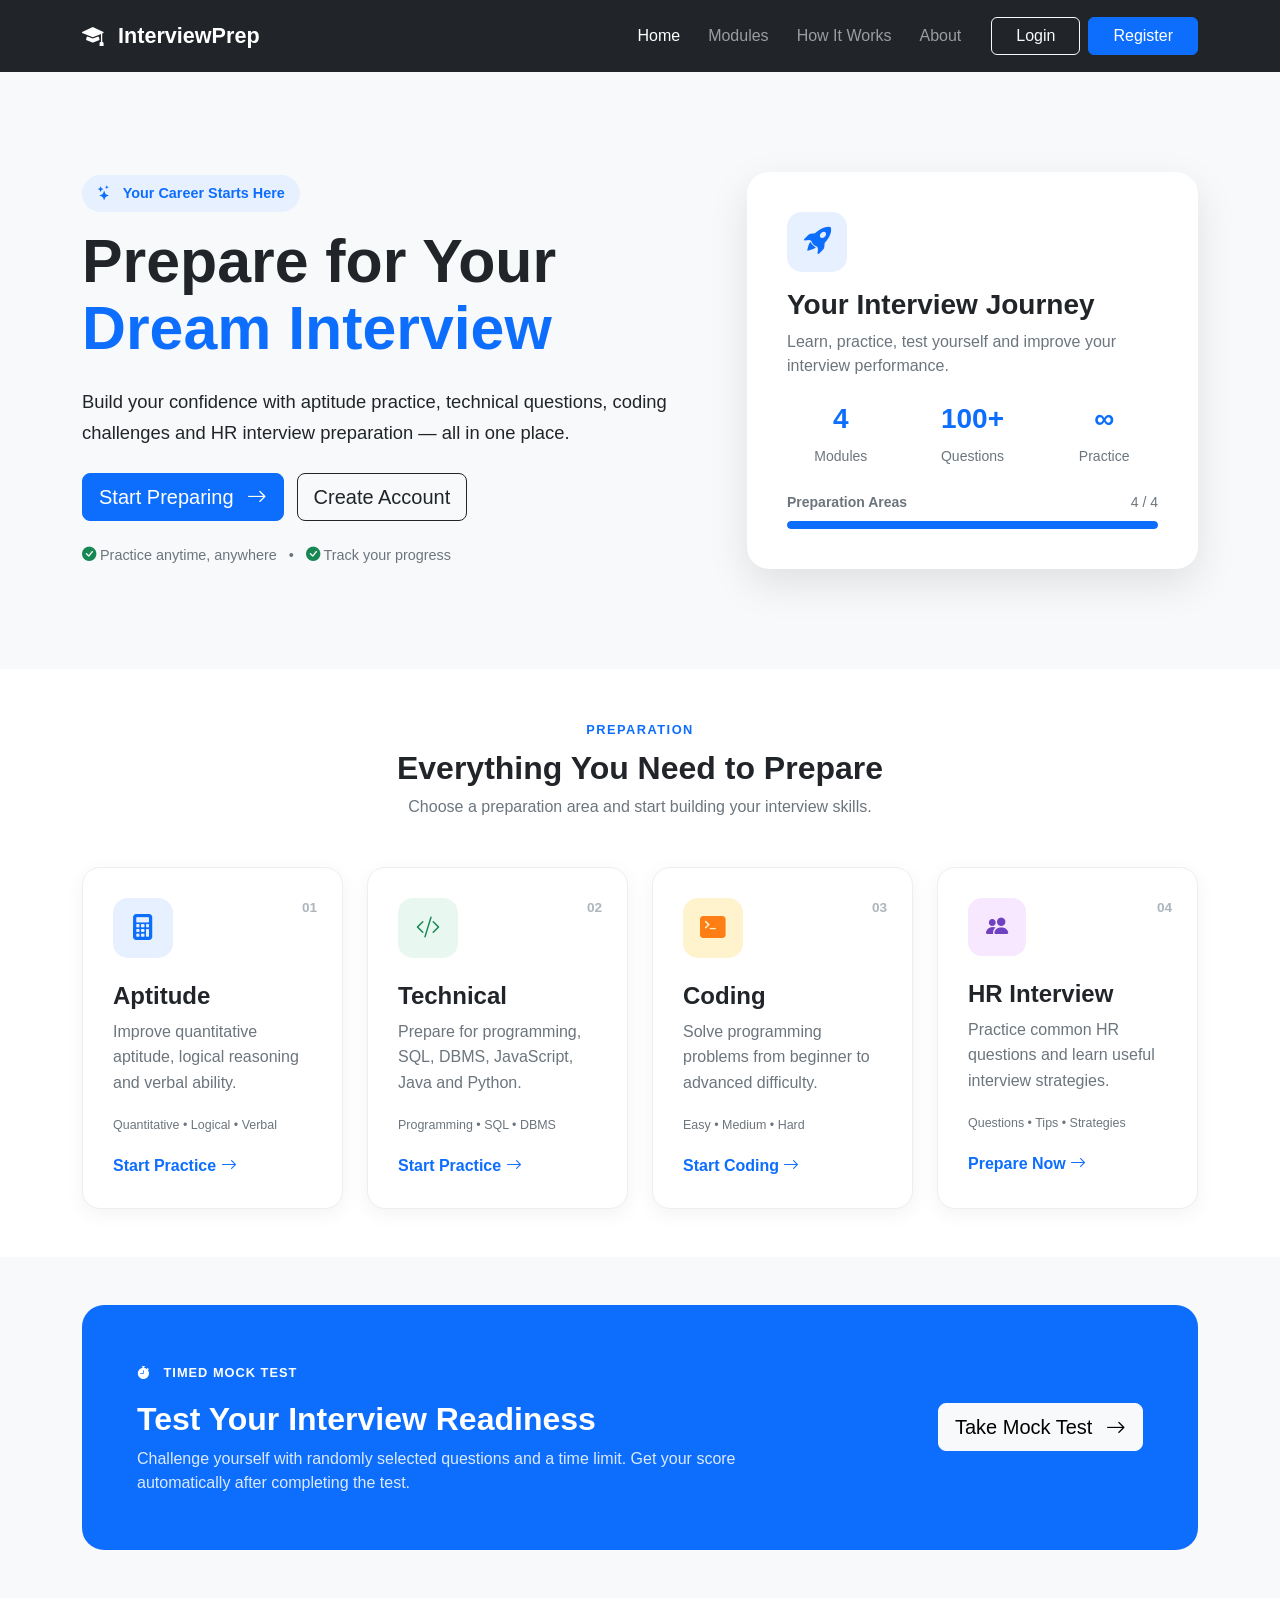
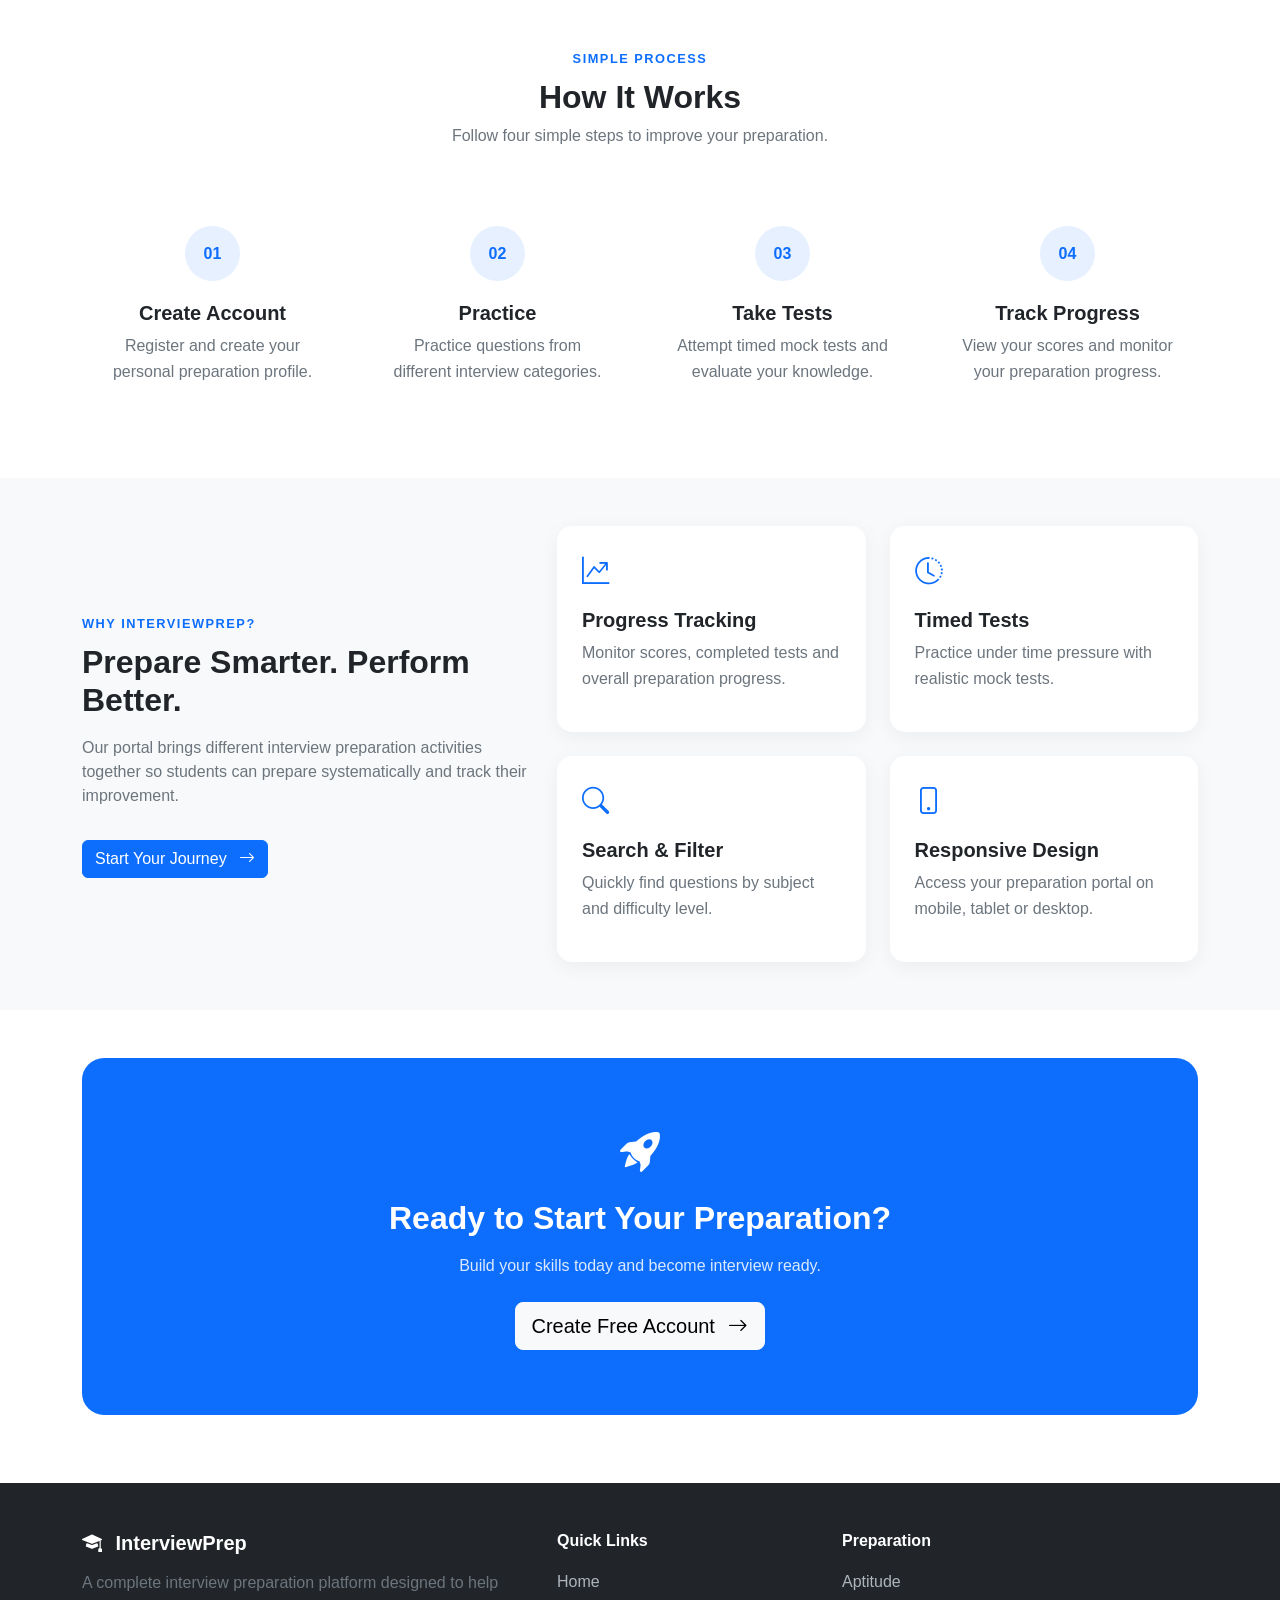
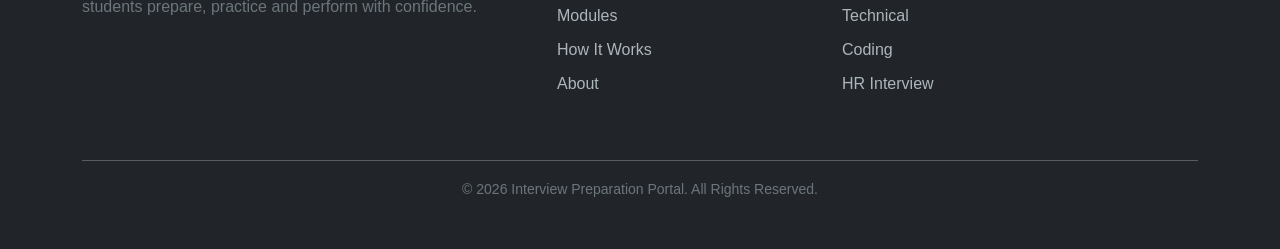
<file: Interview-Preparation-Portal/index.html>
<!DOCTYPE html>
<html lang="en">

<head>
    <meta charset="UTF-8">

    <meta name="viewport" content="width=device-width, initial-scale=1.0">

    <title>Interview Preparation Portal</title>

    <!-- Bootstrap CSS -->
    <link
        href="https://cdn.jsdelivr.net/npm/bootstrap@5.3.3/dist/css/bootstrap.min.css"
        rel="stylesheet"
    >

    <!-- Bootstrap Icons -->
    <link
        rel="stylesheet"
        href="https://cdn.jsdelivr.net/npm/bootstrap-icons@1.11.3/font/bootstrap-icons.min.css"
    >

    <!-- Custom CSS -->
    <link rel="stylesheet" href="css/style.css">
</head>

<body>

    <!-- ================= NAVBAR ================= -->

    <nav class="navbar navbar-expand-lg navbar-dark bg-dark sticky-top">

        <div class="container">

            <a class="navbar-brand fw-bold" href="index.html">
                <i class="bi bi-mortarboard-fill me-2"></i>
                InterviewPrep
            </a>

            <!-- Mobile Menu Button -->

            <button
                class="navbar-toggler"
                type="button"
                data-bs-toggle="collapse"
                data-bs-target="#navbarMenu"
            >
                <span class="navbar-toggler-icon"></span>
            </button>


            <!-- Navigation -->

            <div class="collapse navbar-collapse" id="navbarMenu">

                <ul class="navbar-nav ms-auto align-items-lg-center">

                    <li class="nav-item">
                        <a class="nav-link active" href="index.html">
                            Home
                        </a>
                    </li>

                    <li class="nav-item">
                        <a class="nav-link" href="#modules">
                            Modules
                        </a>
                    </li>

                    <li class="nav-item">
                        <a class="nav-link" href="#how-it-works">
                            How It Works
                        </a>
                    </li>

                    <li class="nav-item">
                        <a class="nav-link" href="#about">
                            About
                        </a>
                    </li>

                    <li class="nav-item ms-lg-3 mt-2 mt-lg-0">
                        <a href="login.html" class="btn btn-outline-light px-4">
                            Login
                        </a>
                    </li>

                    <li class="nav-item ms-lg-2 mt-2 mt-lg-0">
                        <a href="register.html" class="btn btn-primary px-4">
                            Register
                        </a>
                    </li>

                </ul>

            </div>

        </div>

    </nav>


    <!-- ================= HERO SECTION ================= -->

    <section class="hero-section">

        <div class="container">

            <div class="row align-items-center">

                <!-- Left Content -->

                <div class="col-lg-7">

                    <span class="hero-badge">
                        <i class="bi bi-stars me-2"></i>
                        Your Career Starts Here
                    </span>

                    <h1 class="hero-title mt-3">

                        Prepare for Your
                        <span>Dream Interview</span>

                    </h1>

                    <p class="hero-description mt-4">

                        Build your confidence with aptitude practice,
                        technical questions, coding challenges and
                        HR interview preparation — all in one place.

                    </p>


                    <!-- Buttons -->

                    <div class="mt-4">

                        <a
                            href="#modules"
                            class="btn btn-primary btn-lg me-2"
                        >
                            Start Preparing
                            <i class="bi bi-arrow-right ms-2"></i>
                        </a>

                        <a
                            href="register.html"
                            class="btn btn-outline-dark btn-lg"
                        >
                            Create Account
                        </a>

                    </div>


                    <!-- Trust Text -->

                    <div class="hero-trust mt-4">

                        <i class="bi bi-check-circle-fill"></i>
                        Practice anytime, anywhere

                        <span class="mx-2">•</span>

                        <i class="bi bi-check-circle-fill"></i>
                        Track your progress

                    </div>

                </div>


                <!-- Right Content -->

                <div class="col-lg-5 mt-5 mt-lg-0">

                    <div class="journey-card">

                        <div class="journey-icon">
                            <i class="bi bi-rocket-takeoff-fill"></i>
                        </div>

                        <h3 class="fw-bold mt-3">
                            Your Interview Journey
                        </h3>

                        <p class="text-secondary">
                            Learn, practice, test yourself and improve
                            your interview performance.
                        </p>


                        <!-- Statistics -->

                        <div class="row text-center mt-4">

                            <div class="col-4">

                                <h3 class="stat-number">
                                    4
                                </h3>

                                <small>
                                    Modules
                                </small>

                            </div>

                            <div class="col-4">

                                <h3 class="stat-number">
                                    100+
                                </h3>

                                <small>
                                    Questions
                                </small>

                            </div>

                            <div class="col-4">

                                <h3 class="stat-number">
                                    ∞
                                </h3>

                                <small>
                                    Practice
                                </small>

                            </div>

                        </div>


                        <!-- Progress -->

                        <div class="journey-progress mt-4">

                            <div class="d-flex justify-content-between mb-2">

                                <small class="fw-semibold">
                                    Preparation Areas
                                </small>

                                <small>
                                    4 / 4
                                </small>

                            </div>

                            <div class="progress">

                                <div
                                    class="progress-bar"
                                    style="width: 100%;"
                                ></div>

                            </div>

                        </div>

                    </div>

                </div>

            </div>

        </div>

    </section>


    <!-- ================= MODULES SECTION ================= -->

    <section id="modules" class="py-5">

        <div class="container">

            <div class="section-heading text-center">

                <span class="section-label">
                    PREPARATION
                </span>

                <h2 class="fw-bold mt-2">
                    Everything You Need to Prepare
                </h2>

                <p class="text-secondary">
                    Choose a preparation area and start building
                    your interview skills.
                </p>

            </div>


            <div class="row g-4 mt-4">

                <!-- Aptitude -->

                <div class="col-md-6 col-lg-3">

                    <div class="module-card h-100">

                        <div class="module-icon aptitude-icon">
                            <i class="bi bi-calculator-fill"></i>
                        </div>

                        <span class="module-number">
                            01
                        </span>

                        <h4 class="fw-bold mt-4">
                            Aptitude
                        </h4>

                        <p class="text-secondary">
                            Improve quantitative aptitude,
                            logical reasoning and verbal ability.
                        </p>

                        <div class="module-topics">
                            Quantitative • Logical • Verbal
                        </div>

                        <a
                            href="aptitude.html"
                            class="module-link"
                        >
                            Start Practice
                            <i class="bi bi-arrow-right"></i>
                        </a>

                    </div>

                </div>


                <!-- Technical -->

                <div class="col-md-6 col-lg-3">

                    <div class="module-card h-100">

                        <div class="module-icon technical-icon">
                            <i class="bi bi-code-slash"></i>
                        </div>

                        <span class="module-number">
                            02
                        </span>

                        <h4 class="fw-bold mt-4">
                            Technical
                        </h4>

                        <p class="text-secondary">
                            Prepare for programming, SQL, DBMS,
                            JavaScript, Java and Python.
                        </p>

                        <div class="module-topics">
                            Programming • SQL • DBMS
                        </div>

                        <a
                            href="technical.html"
                            class="module-link"
                        >
                            Start Practice
                            <i class="bi bi-arrow-right"></i>
                        </a>

                    </div>

                </div>


                <!-- Coding -->

                <div class="col-md-6 col-lg-3">

                    <div class="module-card h-100">

                        <div class="module-icon coding-icon">
                            <i class="bi bi-terminal-fill"></i>
                        </div>

                        <span class="module-number">
                            03
                        </span>

                        <h4 class="fw-bold mt-4">
                            Coding
                        </h4>

                        <p class="text-secondary">
                            Solve programming problems from
                            beginner to advanced difficulty.
                        </p>

                        <div class="module-topics">
                            Easy • Medium • Hard
                        </div>

                        <a
                            href="coding.html"
                            class="module-link"
                        >
                            Start Coding
                            <i class="bi bi-arrow-right"></i>
                        </a>

                    </div>

                </div>


                <!-- HR -->

                <div class="col-md-6 col-lg-3">

                    <div class="module-card h-100">

                        <div class="module-icon hr-icon">
                            <i class="bi bi-people-fill"></i>
                        </div>

                        <span class="module-number">
                            04
                        </span>

                        <h4 class="fw-bold mt-4">
                            HR Interview
                        </h4>

                        <p class="text-secondary">
                            Practice common HR questions and
                            learn useful interview strategies.
                        </p>

                        <div class="module-topics">
                            Questions • Tips • Strategies
                        </div>

                        <a
                            href="hr.html"
                            class="module-link"
                        >
                            Prepare Now
                            <i class="bi bi-arrow-right"></i>
                        </a>

                    </div>

                </div>

            </div>

        </div>

    </section>


    <!-- ================= MOCK TEST SECTION ================= -->

    <section class="mock-section py-5">

        <div class="container">

            <div class="mock-card">

                <div class="row align-items-center">

                    <div class="col-lg-8">

                        <span class="mock-label">
                            <i class="bi bi-stopwatch-fill me-2"></i>
                            TIMED MOCK TEST
                        </span>

                        <h2 class="fw-bold mt-3">
                            Test Your Interview Readiness
                        </h2>

                        <p class="mb-0">
                            Challenge yourself with randomly selected
                            questions and a time limit. Get your score
                            automatically after completing the test.
                        </p>

                    </div>


                    <div class="col-lg-4 text-lg-end mt-4 mt-lg-0">

                        <a
                            href="mock-test.html"
                            class="btn btn-light btn-lg"
                        >
                            Take Mock Test
                            <i class="bi bi-arrow-right ms-2"></i>
                        </a>

                    </div>

                </div>

            </div>

        </div>

    </section>


    <!-- ================= HOW IT WORKS ================= -->

    <section id="how-it-works" class="py-5">

        <div class="container">

            <div class="section-heading text-center">

                <span class="section-label">
                    SIMPLE PROCESS
                </span>

                <h2 class="fw-bold mt-2">
                    How It Works
                </h2>

                <p class="text-secondary">
                    Follow four simple steps to improve your preparation.
                </p>

            </div>


            <div class="row g-4 mt-4">

                <!-- Step 1 -->

                <div class="col-md-6 col-lg-3">

                    <div class="process-card text-center">

                        <div class="process-number">
                            01
                        </div>

                        <h5 class="fw-bold">
                            Create Account
                        </h5>

                        <p class="text-secondary">
                            Register and create your personal
                            preparation profile.
                        </p>

                    </div>

                </div>


                <!-- Step 2 -->

                <div class="col-md-6 col-lg-3">

                    <div class="process-card text-center">

                        <div class="process-number">
                            02
                        </div>

                        <h5 class="fw-bold">
                            Practice
                        </h5>

                        <p class="text-secondary">
                            Practice questions from different
                            interview categories.
                        </p>

                    </div>

                </div>


                <!-- Step 3 -->

                <div class="col-md-6 col-lg-3">

                    <div class="process-card text-center">

                        <div class="process-number">
                            03
                        </div>

                        <h5 class="fw-bold">
                            Take Tests
                        </h5>

                        <p class="text-secondary">
                            Attempt timed mock tests and
                            evaluate your knowledge.
                        </p>

                    </div>

                </div>


                <!-- Step 4 -->

                <div class="col-md-6 col-lg-3">

                    <div class="process-card text-center">

                        <div class="process-number">
                            04
                        </div>

                        <h5 class="fw-bold">
                            Track Progress
                        </h5>

                        <p class="text-secondary">
                            View your scores and monitor
                            your preparation progress.
                        </p>

                    </div>

                </div>

            </div>

        </div>

    </section>


    <!-- ================= FEATURES SECTION ================= -->

    <section id="about" class="features-section py-5">

        <div class="container">

            <div class="row align-items-center">

                <!-- Left -->

                <div class="col-lg-5">

                    <span class="section-label">
                        WHY INTERVIEWPREP?
                    </span>

                    <h2 class="fw-bold mt-2">
                        Prepare Smarter. Perform Better.
                    </h2>

                    <p class="text-secondary mt-3">
                        Our portal brings different interview preparation
                        activities together so students can prepare
                        systematically and track their improvement.
                    </p>

                    <a
                        href="register.html"
                        class="btn btn-primary mt-3"
                    >
                        Start Your Journey
                        <i class="bi bi-arrow-right ms-2"></i>
                    </a>

                </div>


                <!-- Right -->

                <div class="col-lg-7 mt-5 mt-lg-0">

                    <div class="row g-4">

                        <div class="col-md-6">

                            <div class="feature-card">

                                <i class="bi bi-graph-up-arrow"></i>

                                <h5 class="fw-bold mt-3">
                                    Progress Tracking
                                </h5>

                                <p class="text-secondary">
                                    Monitor scores, completed tests
                                    and overall preparation progress.
                                </p>

                            </div>

                        </div>


                        <div class="col-md-6">

                            <div class="feature-card">

                                <i class="bi bi-clock-history"></i>

                                <h5 class="fw-bold mt-3">
                                    Timed Tests
                                </h5>

                                <p class="text-secondary">
                                    Practice under time pressure with
                                    realistic mock tests.
                                </p>

                            </div>

                        </div>


                        <div class="col-md-6">

                            <div class="feature-card">

                                <i class="bi bi-search"></i>

                                <h5 class="fw-bold mt-3">
                                    Search & Filter
                                </h5>

                                <p class="text-secondary">
                                    Quickly find questions by subject
                                    and difficulty level.
                                </p>

                            </div>

                        </div>


                        <div class="col-md-6">

                            <div class="feature-card">

                                <i class="bi bi-phone"></i>

                                <h5 class="fw-bold mt-3">
                                    Responsive Design
                                </h5>

                                <p class="text-secondary">
                                    Access your preparation portal on
                                    mobile, tablet or desktop.
                                </p>

                            </div>

                        </div>

                    </div>

                </div>

            </div>

        </div>

    </section>


    <!-- ================= CTA SECTION ================= -->

    <section class="py-5">

        <div class="container">

            <div class="cta-section text-center">

                <i class="bi bi-rocket-takeoff-fill cta-icon"></i>

                <h2 class="fw-bold mt-3">
                    Ready to Start Your Preparation?
                </h2>

                <p class="mt-3">
                    Build your skills today and become interview ready.
                </p>

                <a
                    href="register.html"
                    class="btn btn-light btn-lg mt-2"
                >
                    Create Free Account
                    <i class="bi bi-arrow-right ms-2"></i>
                </a>

            </div>

        </div>

    </section>


    <!-- ================= FOOTER ================= -->

    <footer class="footer bg-dark text-white">

        <div class="container py-5">

            <div class="row g-4">

                <!-- Brand -->

                <div class="col-lg-5">

                    <h5 class="fw-bold">
                        <i class="bi bi-mortarboard-fill me-2"></i>
                        InterviewPrep
                    </h5>

                    <p class="text-secondary mt-3">
                        A complete interview preparation platform
                        designed to help students prepare, practice
                        and perform with confidence.
                    </p>

                </div>


                <!-- Quick Links -->

                <div class="col-6 col-lg-3">

                    <h6 class="fw-bold">
                        Quick Links
                    </h6>

                    <ul class="footer-links">

                        <li>
                            <a href="index.html">Home</a>
                        </li>

                        <li>
                            <a href="#modules">Modules</a>
                        </li>

                        <li>
                            <a href="#how-it-works">How It Works</a>
                        </li>

                        <li>
                            <a href="#about">About</a>
                        </li>

                    </ul>

                </div>


                <!-- Preparation -->

                <div class="col-6 col-lg-3">

                    <h6 class="fw-bold">
                        Preparation
                    </h6>

                    <ul class="footer-links">

                        <li>
                            <a href="aptitude.html">Aptitude</a>
                        </li>

                        <li>
                            <a href="technical.html">Technical</a>
                        </li>

                        <li>
                            <a href="coding.html">Coding</a>
                        </li>

                        <li>
                            <a href="hr.html">HR Interview</a>
                        </li>

                    </ul>

                </div>

            </div>


            <hr class="mt-5">


            <div class="text-center">

                <small class="text-secondary">
                    © 2026 Interview Preparation Portal.
                    All Rights Reserved.
                </small>

            </div>

        </div>

    </footer>


    <!-- Bootstrap JavaScript -->

    <script
        src="https://cdn.jsdelivr.net/npm/bootstrap@5.3.3/dist/js/bootstrap.bundle.min.js">
    </script>

</body>

</html>
</file>
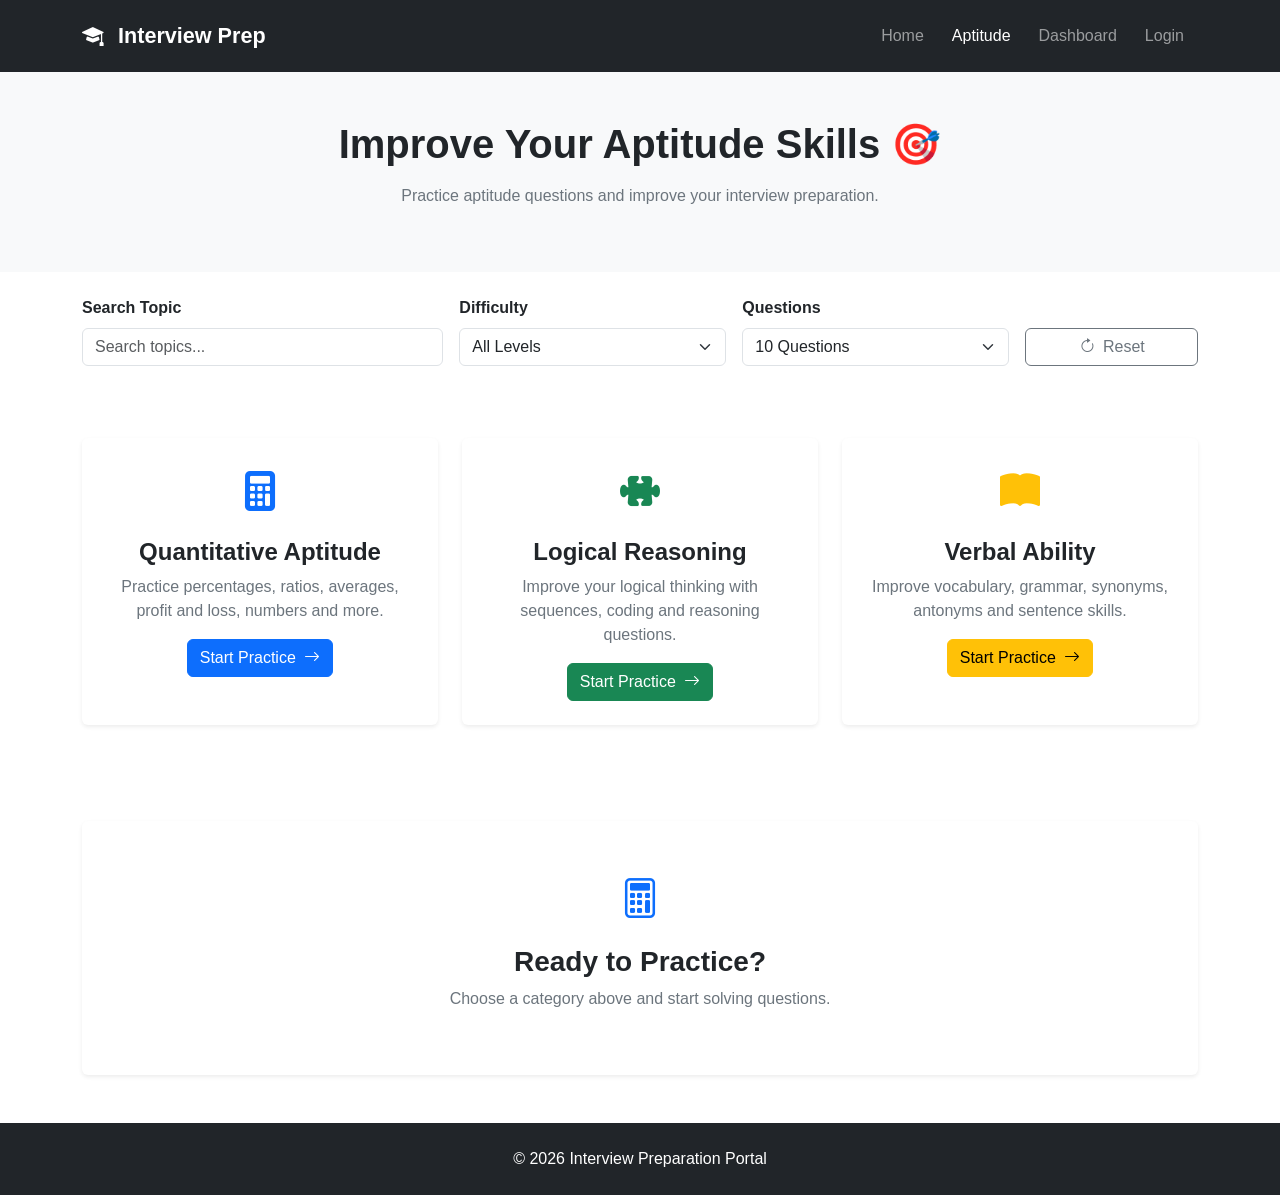
<file: Interview-Preparation-Portal/aptitude.html>
<!DOCTYPE html>
<html lang="en">

<head>
    <meta charset="UTF-8">

    <meta
        name="viewport"
        content="width=device-width, initial-scale=1.0"
    >

    <title>Aptitude Practice | Interview Preparation Portal</title>

    <!-- Bootstrap -->
    <link
        href="https://cdn.jsdelivr.net/npm/bootstrap@5.3.3/dist/css/bootstrap.min.css"
        rel="stylesheet"
    >

    <!-- Bootstrap Icons -->
    <link
        href="https://cdn.jsdelivr.net/npm/bootstrap-icons@1.11.3/font/bootstrap-icons.css"
        rel="stylesheet"
    >

    <!-- Custom CSS -->
    <link
        rel="stylesheet"
        href="css/style.css"
    >
</head>


<body>


<!-- ================= NAVBAR ================= -->

<nav class="navbar navbar-expand-lg navbar-dark bg-dark">

    <div class="container">

        <a
            class="navbar-brand fw-bold"
            href="index.html"
        >
            <i class="bi bi-mortarboard-fill me-2"></i>
            Interview Prep
        </a>


        <button
            class="navbar-toggler"
            type="button"
            data-bs-toggle="collapse"
            data-bs-target="#navbarNav"
        >
            <span class="navbar-toggler-icon"></span>
        </button>


        <div
            class="collapse navbar-collapse"
            id="navbarNav"
        >

            <ul class="navbar-nav ms-auto">

                <li class="nav-item">
                    <a
                        class="nav-link"
                        href="index.html"
                    >
                        Home
                    </a>
                </li>

                <li class="nav-item">
                    <a
                        class="nav-link active"
                        href="aptitude.html"
                    >
                        Aptitude
                    </a>
                </li>

                <li class="nav-item">
                    <a
                        class="nav-link"
                        href="dashboard.html"
                    >
                        Dashboard
                    </a>
                </li>

                <li class="nav-item">
                    <a
                        class="nav-link"
                        href="login.html"
                    >
                        Login
                    </a>
                </li>

            </ul>

        </div>

    </div>

</nav>



<!-- ================= HEADER ================= -->

<section class="py-5 bg-light">

    <div class="container text-center">

        <h1 class="fw-bold">
            Improve Your Aptitude Skills 🎯
        </h1>

        <p class="text-secondary mt-3">
            Practice aptitude questions and improve your
            interview preparation.
        </p>

    </div>

</section>



<!-- ================= FILTERS ================= -->

<section class="py-4">

    <div class="container">

        <div class="row g-3">

            <div class="col-md-4">

                <label
                    for="searchTopic"
                    class="form-label fw-semibold"
                >
                    Search Topic
                </label>

                <input
                    type="text"
                    id="searchTopic"
                    class="form-control"
                    placeholder="Search topics..."
                >

            </div>


            <div class="col-md-3">

                <label
                    for="difficultyFilter"
                    class="form-label fw-semibold"
                >
                    Difficulty
                </label>

                <select
                    id="difficultyFilter"
                    class="form-select"
                >

                    <option value="all">
                        All Levels
                    </option>

                    <option value="easy">
                        Easy
                    </option>

                    <option value="medium">
                        Medium
                    </option>

                    <option value="hard">
                        Hard
                    </option>

                </select>

            </div>


            <div class="col-md-3">

                <label
                    for="questionCount"
                    class="form-label fw-semibold"
                >
                    Questions
                </label>

                <select
                    id="questionCount"
                    class="form-select"
                >

                    <option value="10">
                        10 Questions
                    </option>

                    <option value="5">
                        5 Questions
                    </option>

                </select>

            </div>


            <div class="col-md-2 d-flex align-items-end">

                <button
                    id="resetFilters"
                    type="button"
                    class="btn btn-outline-secondary w-100"
                >
                    <i class="bi bi-arrow-clockwise me-1"></i>
                    Reset
                </button>

            </div>

        </div>

    </div>

</section>



<!-- ================= CATEGORIES ================= -->

<section class="py-5">

    <div class="container">

        <div class="row g-4">


            <!-- QUANTITATIVE -->

            <div class="col-md-4">

                <div class="card h-100 shadow-sm border-0">

                    <div class="card-body text-center p-4">

                        <div class="mb-3">

                            <i
                                class="bi bi-calculator-fill fs-1 text-primary"
                            ></i>

                        </div>


                        <h4 class="fw-bold">
                            Quantitative Aptitude
                        </h4>


                        <p class="text-secondary">
                            Practice percentages, ratios,
                            averages, profit and loss,
                            numbers and more.
                        </p>


                        <button
                            type="button"
                            class="btn btn-primary"
                            onclick="startPractice('quantitative')"
                        >
                            Start Practice

                            <i
                                class="bi bi-arrow-right ms-1"
                            ></i>

                        </button>

                    </div>

                </div>

            </div>



            <!-- LOGICAL -->

            <div class="col-md-4">

                <div class="card h-100 shadow-sm border-0">

                    <div class="card-body text-center p-4">

                        <div class="mb-3">

                            <i
                                class="bi bi-puzzle-fill fs-1 text-success"
                            ></i>

                        </div>


                        <h4 class="fw-bold">
                            Logical Reasoning
                        </h4>


                        <p class="text-secondary">
                            Improve your logical thinking
                            with sequences, coding and
                            reasoning questions.
                        </p>


                        <button
                            type="button"
                            class="btn btn-success"
                            onclick="startPractice('logical')"
                        >
                            Start Practice

                            <i
                                class="bi bi-arrow-right ms-1"
                            ></i>

                        </button>

                    </div>

                </div>

            </div>



            <!-- VERBAL -->

            <div class="col-md-4">

                <div class="card h-100 shadow-sm border-0">

                    <div class="card-body text-center p-4">

                        <div class="mb-3">

                            <i
                                class="bi bi-book-fill fs-1 text-warning"
                            ></i>

                        </div>


                        <h4 class="fw-bold">
                            Verbal Ability
                        </h4>


                        <p class="text-secondary">
                            Improve vocabulary, grammar,
                            synonyms, antonyms and sentence
                            skills.
                        </p>


                        <button
                            type="button"
                            class="btn btn-warning"
                            onclick="startPractice('verbal')"
                        >
                            Start Practice

                            <i
                                class="bi bi-arrow-right ms-1"
                            ></i>

                        </button>

                    </div>

                </div>

            </div>


        </div>

    </div>

</section>



<!-- ================= PRACTICE AREA ================= -->

<section class="py-5">

    <div class="container">

        <div class="card shadow-sm border-0">

            <div
                id="questionArea"
                class="card-body text-center py-5"
            >

                <i
                    class="bi bi-calculator fs-1 text-primary"
                ></i>


                <h3 class="fw-bold mt-3">
                    Ready to Practice?
                </h3>


                <p class="text-secondary">
                    Choose a category above and start
                    solving questions.
                </p>

            </div>

        </div>

    </div>

</section>



<!-- ================= FOOTER ================= -->

<footer class="bg-dark text-white py-4">

    <div class="container text-center">

        <p class="mb-0">
            © 2026 Interview Preparation Portal
        </p>

    </div>

</footer>



<!-- Bootstrap JS -->

<script
    src="https://cdn.jsdelivr.net/npm/bootstrap@5.3.3/dist/js/bootstrap.bundle.min.js"
></script>


<!-- Aptitude JavaScript -->

<script
    type="module"
    src="js/aptitude.js"
></script>


</body>

</html>
</file>
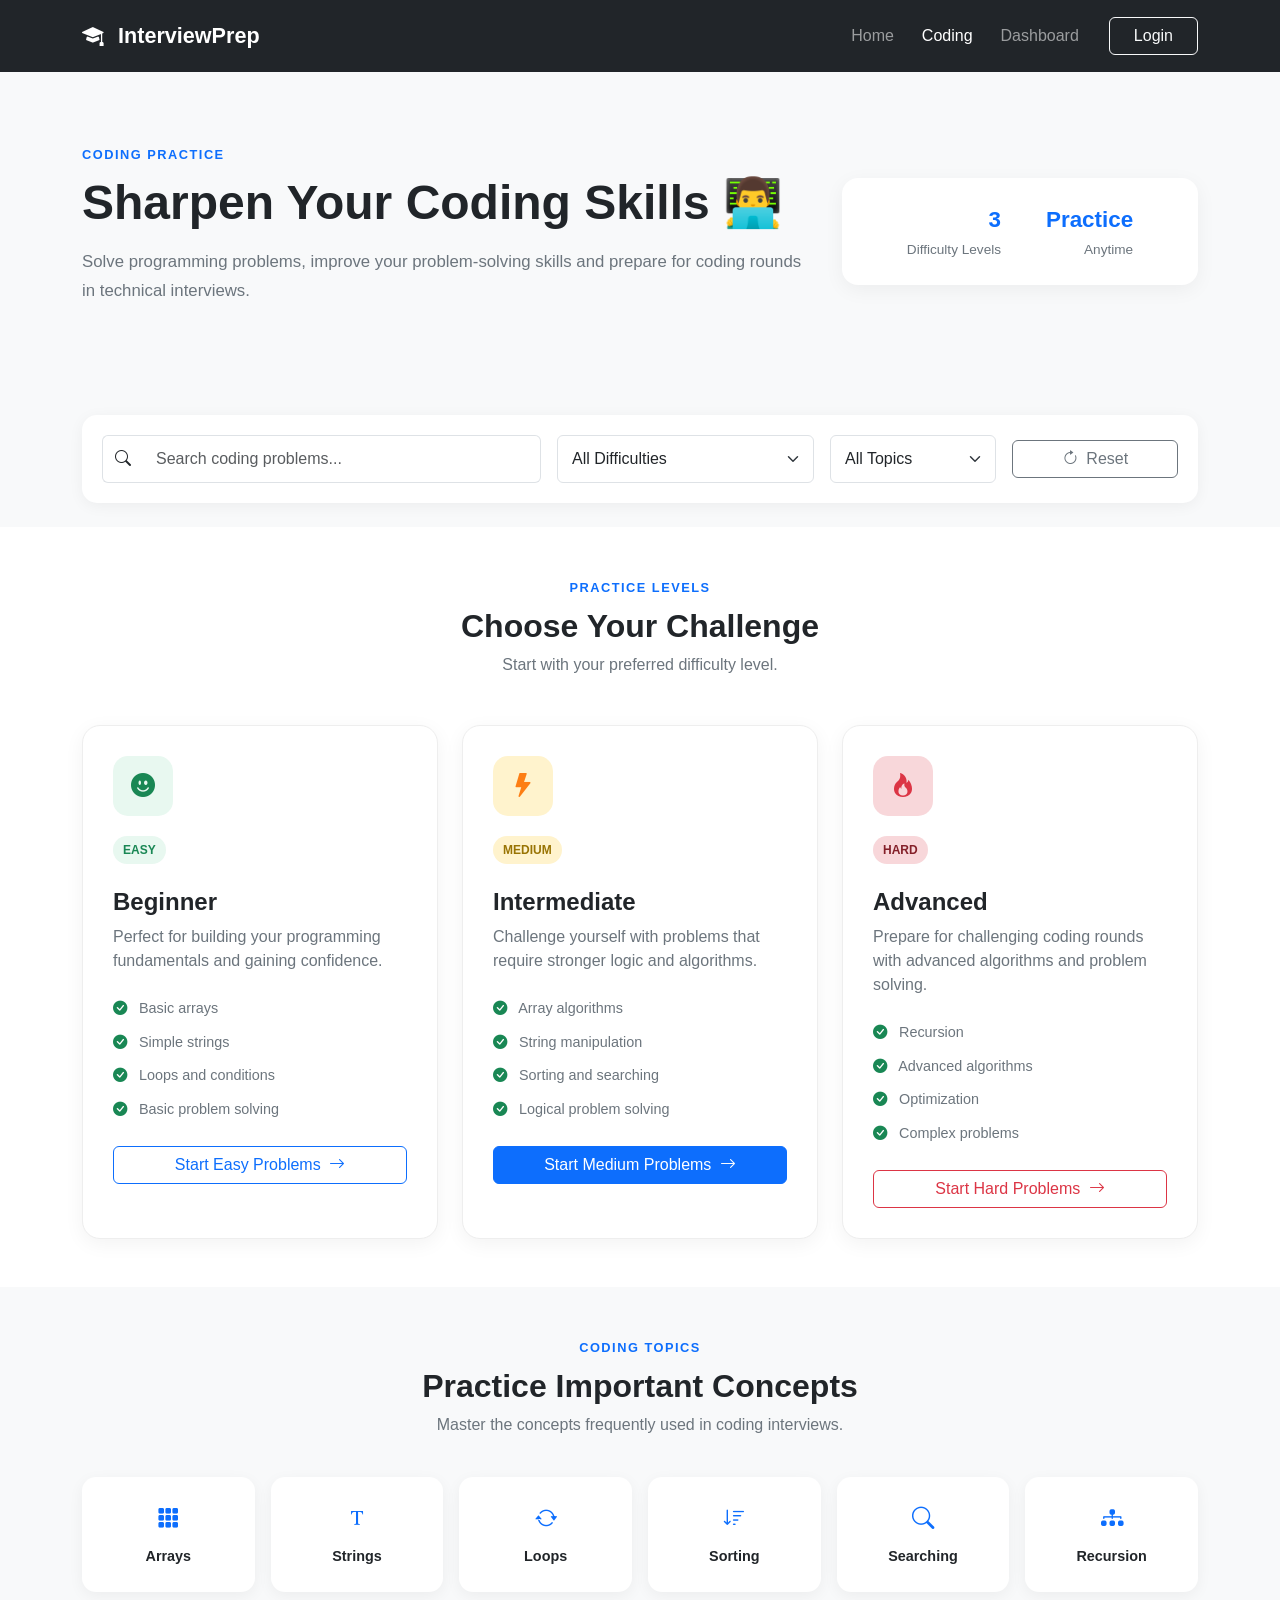
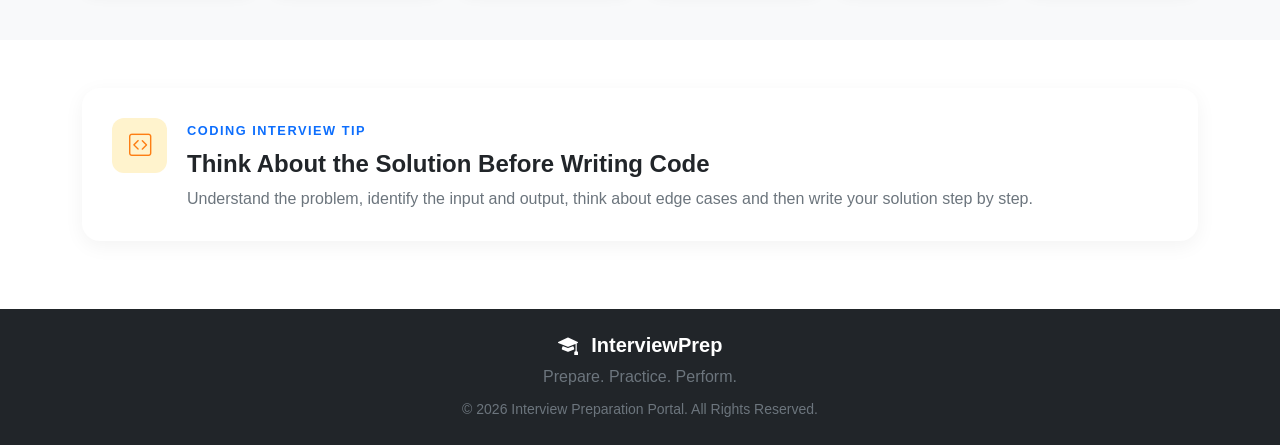
<file: Interview-Preparation-Portal/coding.html>
<!DOCTYPE html>
<html lang="en">

<head>

    <meta charset="UTF-8">

    <meta
        name="viewport"
        content="width=device-width, initial-scale=1.0"
    >

    <title>Coding Practice - InterviewPrep</title>

    <!-- Bootstrap CSS -->
    <link
        href="https://cdn.jsdelivr.net/npm/bootstrap@5.3.3/dist/css/bootstrap.min.css"
        rel="stylesheet"
    >

    <!-- Bootstrap Icons -->
    <link
        rel="stylesheet"
        href="https://cdn.jsdelivr.net/npm/bootstrap-icons@1.11.3/font/bootstrap-icons.min.css"
    >

    <!-- Custom CSS -->
    <link rel="stylesheet" href="css/style.css">

</head>


<body>

    <!-- ================= NAVBAR ================= -->

    <nav class="navbar navbar-expand-lg navbar-dark bg-dark sticky-top">

        <div class="container">

            <a
                class="navbar-brand fw-bold"
                href="index.html"
            >
                <i class="bi bi-mortarboard-fill me-2"></i>
                InterviewPrep
            </a>


            <button
                class="navbar-toggler"
                type="button"
                data-bs-toggle="collapse"
                data-bs-target="#navbarMenu"
            >

                <span class="navbar-toggler-icon"></span>

            </button>


            <div
                class="collapse navbar-collapse"
                id="navbarMenu"
            >

                <ul class="navbar-nav ms-auto align-items-lg-center">

                    <li class="nav-item">
                        <a
                            class="nav-link"
                            href="index.html"
                        >
                            Home
                        </a>
                    </li>


                    <li class="nav-item">
                        <a
                            class="nav-link active"
                            href="coding.html"
                        >
                            Coding
                        </a>
                    </li>


                    <li class="nav-item">
                        <a
                            class="nav-link"
                            href="dashboard.html"
                        >
                            Dashboard
                        </a>
                    </li>


                    <li class="nav-item ms-lg-3 mt-2 mt-lg-0">

                        <a
                            href="login.html"
                            class="btn btn-outline-light px-4"
                        >
                            Login
                        </a>

                    </li>

                </ul>

            </div>

        </div>

    </nav>


    <!-- ================= PAGE HEADER ================= -->

    <section class="module-header coding-header">

        <div class="container">

            <div class="row align-items-center">

                <div class="col-lg-8">

                    <span class="section-label">
                        CODING PRACTICE
                    </span>

                    <h1 class="fw-bold mt-2">
                        Sharpen Your Coding Skills 👨‍💻
                    </h1>

                    <p class="mt-3">
                        Solve programming problems, improve your
                        problem-solving skills and prepare for coding
                        rounds in technical interviews.
                    </p>

                </div>


                <div class="col-lg-4 text-lg-end mt-4 mt-lg-0">

                    <div class="module-stat">

                        <div>

                            <strong>3</strong>

                            <span>
                                Difficulty Levels
                            </span>

                        </div>


                        <div>

                            <strong>Practice</strong>

                            <span>
                                Anytime
                            </span>

                        </div>

                    </div>

                </div>

            </div>

        </div>

    </section>


    <!-- ================= SEARCH & FILTER ================= -->

    <section class="py-4 bg-light">

        <div class="container">

            <div class="practice-filter">

                <div class="row g-3 align-items-center">

                    <!-- Search -->

                    <div class="col-lg-5">

                        <div class="input-group">

                            <span class="input-group-text bg-white">

                                <i class="bi bi-search"></i>

                            </span>

                            <input
                                type="text"
                                class="form-control"
                                id="codingSearch"
                                placeholder="Search coding problems..."
                            >

                        </div>

                    </div>


                    <!-- Difficulty -->

                    <div class="col-md-4 col-lg-3">

                        <select
                            class="form-select"
                            id="codingDifficulty"
                        >

                            <option value="all">
                                All Difficulties
                            </option>

                            <option value="easy">
                                Easy
                            </option>

                            <option value="medium">
                                Medium
                            </option>

                            <option value="hard">
                                Hard
                            </option>

                        </select>

                    </div>


                    <!-- Topic -->

                    <div class="col-md-4 col-lg-2">

                        <select
                            class="form-select"
                            id="codingTopic"
                        >

                            <option value="all">
                                All Topics
                            </option>

                            <option value="arrays">
                                Arrays
                            </option>

                            <option value="strings">
                                Strings
                            </option>

                            <option value="loops">
                                Loops
                            </option>

                            <option value="sorting">
                                Sorting
                            </option>

                            <option value="searching">
                                Searching
                            </option>

                            <option value="recursion">
                                Recursion
                            </option>

                        </select>

                    </div>


                    <!-- Reset -->

                    <div class="col-md-4 col-lg-2">

                        <button
                            class="btn btn-outline-secondary w-100"
                            type="button"
                            id="resetCodingFilters"
                        >

                            <i class="bi bi-arrow-clockwise me-1"></i>

                            Reset

                        </button>

                    </div>

                </div>

            </div>

        </div>

    </section>


    <!-- ================= DIFFICULTY LEVELS ================= -->

    <section class="py-5">

        <div class="container">

            <div class="section-heading text-center">

                <span class="section-label">
                    PRACTICE LEVELS
                </span>

                <h2 class="fw-bold mt-2">
                    Choose Your Challenge
                </h2>

                <p class="text-secondary">
                    Start with your preferred difficulty level.
                </p>

            </div>


            <div class="row g-4 mt-4">


                <!-- EASY -->

                <div class="col-md-6 col-lg-4">

                    <div class="coding-level-card h-100">

                        <div class="coding-level-icon easy-coding">

                            <i class="bi bi-emoji-smile-fill"></i>

                        </div>


                        <span class="difficulty-badge easy">
                            EASY
                        </span>


                        <h4 class="fw-bold mt-4">
                            Beginner
                        </h4>


                        <p class="text-secondary">
                            Perfect for building your programming
                            fundamentals and gaining confidence.
                        </p>


                        <ul class="coding-list">

                            <li>
                                <i class="bi bi-check-circle-fill"></i>
                                Basic arrays
                            </li>

                            <li>
                                <i class="bi bi-check-circle-fill"></i>
                                Simple strings
                            </li>

                            <li>
                                <i class="bi bi-check-circle-fill"></i>
                                Loops and conditions
                            </li>

                            <li>
                                <i class="bi bi-check-circle-fill"></i>
                                Basic problem solving
                            </li>

                        </ul>


                        <button
                            class="btn btn-outline-primary w-100"
                            type="button"
                        >
                            Start Easy Problems
                            <i class="bi bi-arrow-right ms-1"></i>
                        </button>

                    </div>

                </div>


                <!-- MEDIUM -->

                <div class="col-md-6 col-lg-4">

                    <div class="coding-level-card h-100">

                        <div class="coding-level-icon medium-coding">

                            <i class="bi bi-lightning-fill"></i>

                        </div>


                        <span class="difficulty-badge medium">
                            MEDIUM
                        </span>


                        <h4 class="fw-bold mt-4">
                            Intermediate
                        </h4>


                        <p class="text-secondary">
                            Challenge yourself with problems that
                            require stronger logic and algorithms.
                        </p>


                        <ul class="coding-list">

                            <li>
                                <i class="bi bi-check-circle-fill"></i>
                                Array algorithms
                            </li>

                            <li>
                                <i class="bi bi-check-circle-fill"></i>
                                String manipulation
                            </li>

                            <li>
                                <i class="bi bi-check-circle-fill"></i>
                                Sorting and searching
                            </li>

                            <li>
                                <i class="bi bi-check-circle-fill"></i>
                                Logical problem solving
                            </li>

                        </ul>


                        <button
                            class="btn btn-primary w-100"
                            type="button"
                        >
                            Start Medium Problems
                            <i class="bi bi-arrow-right ms-1"></i>
                        </button>

                    </div>

                </div>


                <!-- HARD -->

                <div class="col-md-6 col-lg-4">

                    <div class="coding-level-card h-100">

                        <div class="coding-level-icon hard-coding">

                            <i class="bi bi-fire"></i>

                        </div>


                        <span class="difficulty-badge hard">
                            HARD
                        </span>


                        <h4 class="fw-bold mt-4">
                            Advanced
                        </h4>


                        <p class="text-secondary">
                            Prepare for challenging coding rounds with
                            advanced algorithms and problem solving.
                        </p>


                        <ul class="coding-list">

                            <li>
                                <i class="bi bi-check-circle-fill"></i>
                                Recursion
                            </li>

                            <li>
                                <i class="bi bi-check-circle-fill"></i>
                                Advanced algorithms
                            </li>

                            <li>
                                <i class="bi bi-check-circle-fill"></i>
                                Optimization
                            </li>

                            <li>
                                <i class="bi bi-check-circle-fill"></i>
                                Complex problems
                            </li>

                        </ul>


                        <button
                            class="btn btn-outline-danger w-100"
                            type="button"
                        >
                            Start Hard Problems
                            <i class="bi bi-arrow-right ms-1"></i>
                        </button>

                    </div>

                </div>

            </div>

        </div>

    </section>


    <!-- ================= CODING TOPICS ================= -->

    <section class="py-5 bg-light">

        <div class="container">

            <div class="section-heading text-center">

                <span class="section-label">
                    CODING TOPICS
                </span>

                <h2 class="fw-bold mt-2">
                    Practice Important Concepts
                </h2>

                <p class="text-secondary">
                    Master the concepts frequently used in coding interviews.
                </p>

            </div>


            <div class="row g-3 mt-4">

                <div class="col-6 col-md-4 col-lg-2">

                    <div class="coding-topic">
                        <i class="bi bi-grid-3x3-gap-fill"></i>
                        <span>Arrays</span>
                    </div>

                </div>


                <div class="col-6 col-md-4 col-lg-2">

                    <div class="coding-topic">
                        <i class="bi bi-fonts"></i>
                        <span>Strings</span>
                    </div>

                </div>


                <div class="col-6 col-md-4 col-lg-2">

                    <div class="coding-topic">
                        <i class="bi bi-arrow-repeat"></i>
                        <span>Loops</span>
                    </div>

                </div>


                <div class="col-6 col-md-4 col-lg-2">

                    <div class="coding-topic">
                        <i class="bi bi-sort-down"></i>
                        <span>Sorting</span>
                    </div>

                </div>


                <div class="col-6 col-md-4 col-lg-2">

                    <div class="coding-topic">
                        <i class="bi bi-search"></i>
                        <span>Searching</span>
                    </div>

                </div>


                <div class="col-6 col-md-4 col-lg-2">

                    <div class="coding-topic">
                        <i class="bi bi-diagram-3-fill"></i>
                        <span>Recursion</span>
                    </div>

                </div>

            </div>

        </div>

    </section>


    <!-- ================= CODING TIP ================= -->

    <section class="py-5">

        <div class="container">

            <div class="technical-tip">

                <div class="technical-tip-icon">

                    <i class="bi bi-code-square"></i>

                </div>

                <div>

                    <span class="section-label">
                        CODING INTERVIEW TIP
                    </span>

                    <h4 class="fw-bold mt-2">
                        Think About the Solution Before Writing Code
                    </h4>

                    <p class="text-secondary mb-0">
                        Understand the problem, identify the input and
                        output, think about edge cases and then write
                        your solution step by step.
                    </p>

                </div>

            </div>

        </div>

    </section>


    <!-- ================= FOOTER ================= -->

    <footer class="footer bg-dark text-white">

        <div class="container py-4">

            <div class="text-center">

                <h5 class="fw-bold">

                    <i class="bi bi-mortarboard-fill me-2"></i>

                    InterviewPrep

                </h5>

                <p class="text-secondary mb-2">
                    Prepare. Practice. Perform.
                </p>

                <small class="text-secondary">
                    © 2026 Interview Preparation Portal.
                    All Rights Reserved.
                </small>

            </div>

        </div>

    </footer>


    <!-- Bootstrap JavaScript -->

    <script
        src="https://cdn.jsdelivr.net/npm/bootstrap@5.3.3/dist/js/bootstrap.bundle.min.js"
    ></script>
    <!-- Coding JavaScript -->

    <script
        type="module"
        src="js/coding.js"
    ></script>

</body>

</html>
</file>
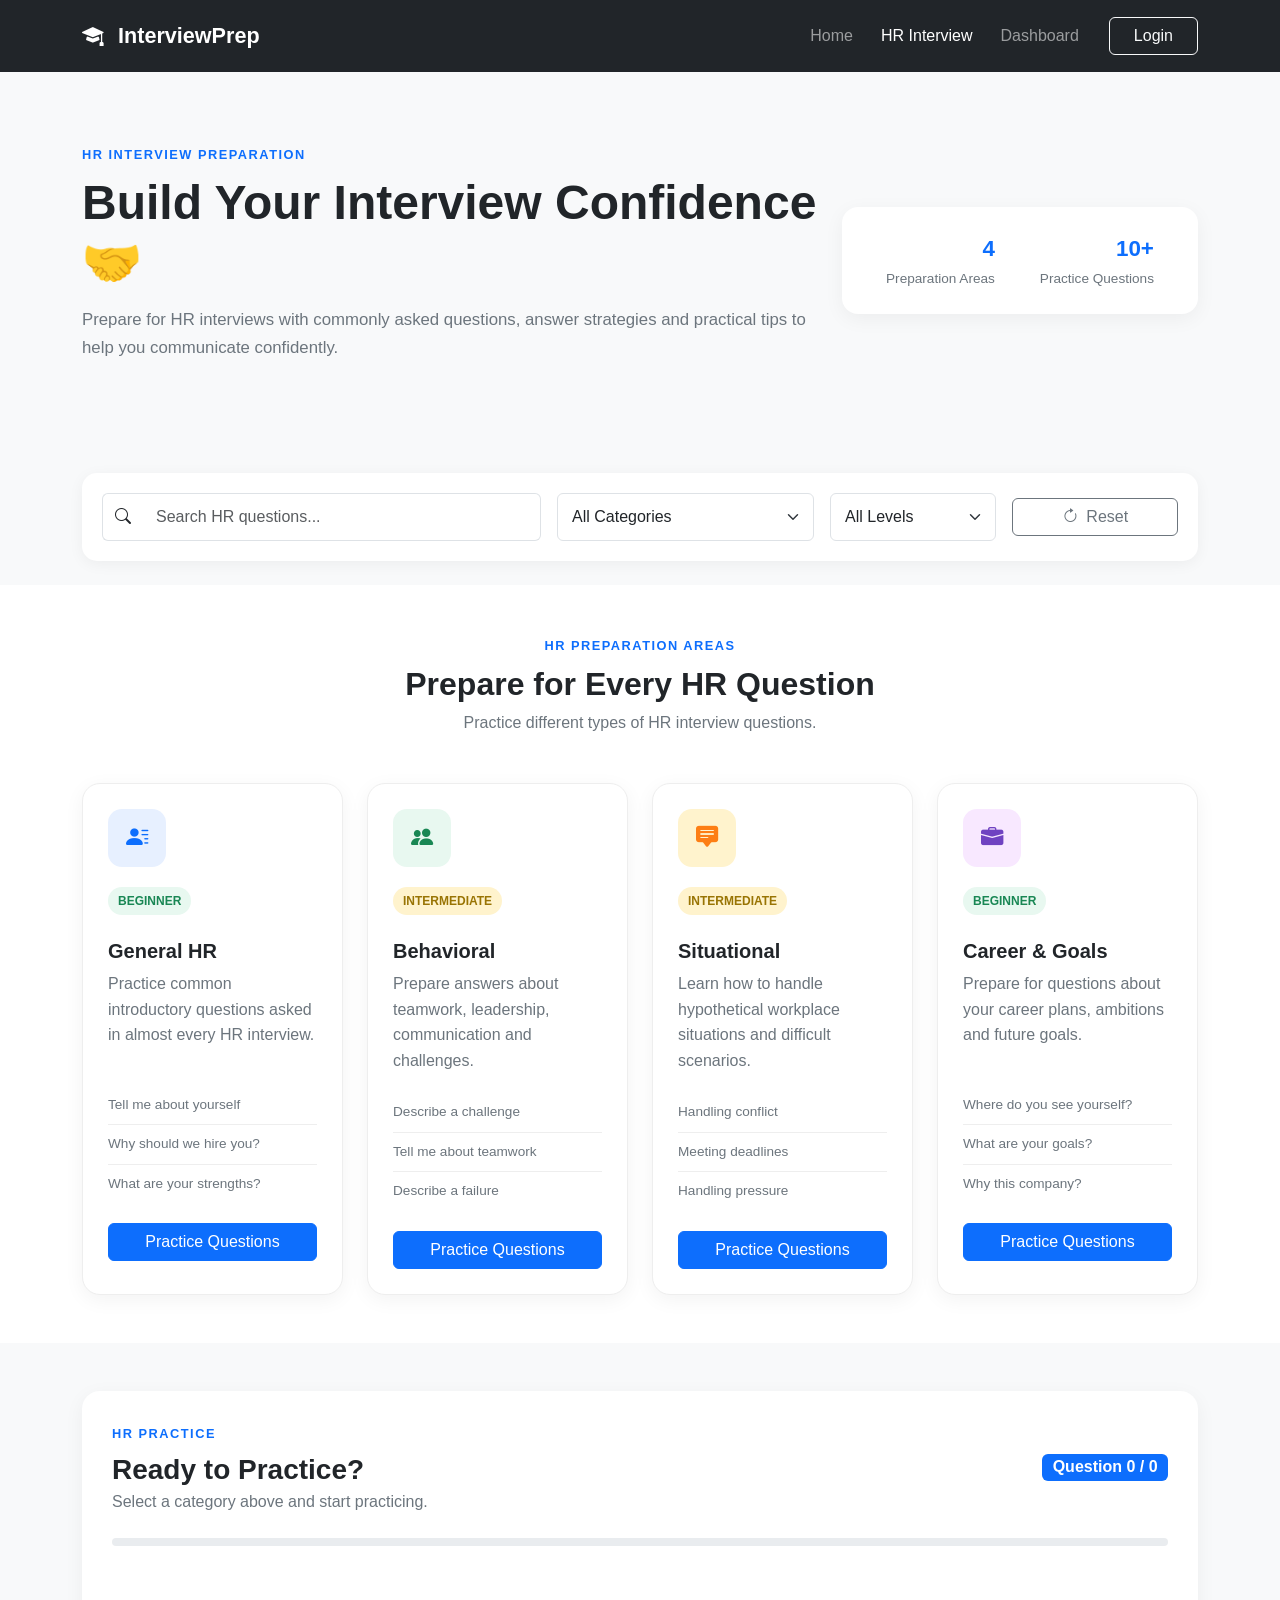
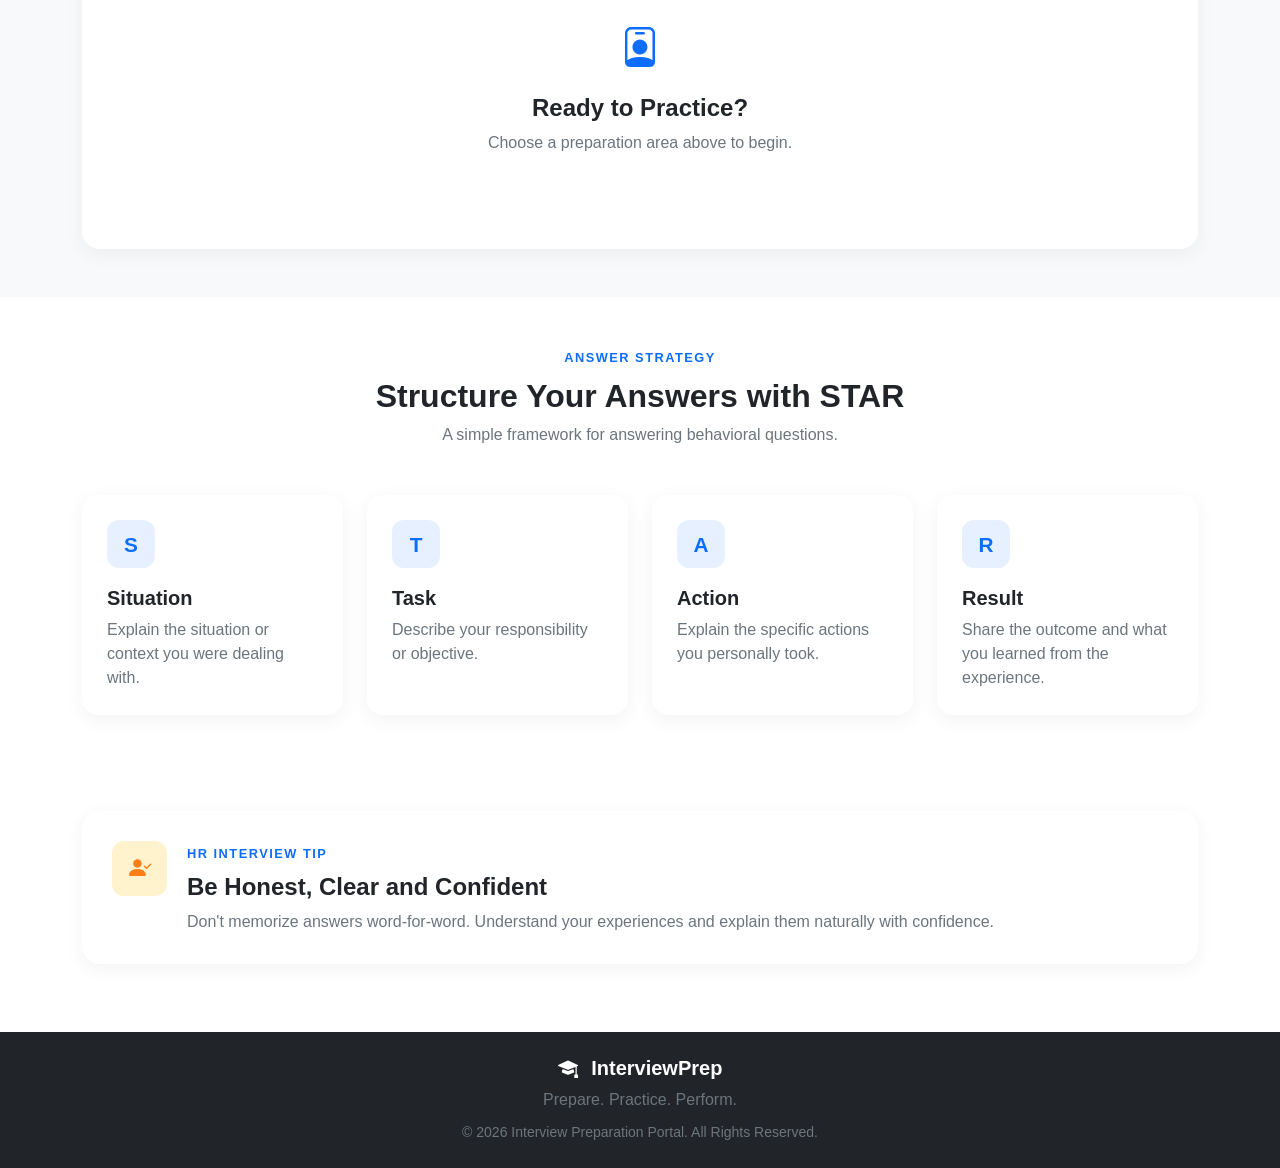
<file: Interview-Preparation-Portal/hr.html>
<!DOCTYPE html>
<html lang="en">

<head>

    <meta charset="UTF-8">

    <meta
        name="viewport"
        content="width=device-width, initial-scale=1.0"
    >

    <title>HR Interview Preparation - InterviewPrep</title>

    <!-- Bootstrap CSS -->
    <link
        href="https://cdn.jsdelivr.net/npm/bootstrap@5.3.3/dist/css/bootstrap.min.css"
        rel="stylesheet"
    >

    <!-- Bootstrap Icons -->
    <link
        rel="stylesheet"
        href="https://cdn.jsdelivr.net/npm/bootstrap-icons@1.11.3/font/bootstrap-icons.min.css"
    >

    <!-- Custom CSS -->
    <link rel="stylesheet" href="css/style.css">

</head>


<body>

    <!-- ================= NAVBAR ================= -->

    <nav class="navbar navbar-expand-lg navbar-dark bg-dark sticky-top">

        <div class="container">

            <a
                class="navbar-brand fw-bold"
                href="index.html"
            >
                <i class="bi bi-mortarboard-fill me-2"></i>
                InterviewPrep
            </a>


            <button
                class="navbar-toggler"
                type="button"
                data-bs-toggle="collapse"
                data-bs-target="#navbarMenu"
            >

                <span class="navbar-toggler-icon"></span>

            </button>


            <div
                class="collapse navbar-collapse"
                id="navbarMenu"
            >

                <ul class="navbar-nav ms-auto align-items-lg-center">

                    <li class="nav-item">

                        <a
                            class="nav-link"
                            href="index.html"
                        >
                            Home
                        </a>

                    </li>


                    <li class="nav-item">

                        <a
                            class="nav-link active"
                            href="hr.html"
                        >
                            HR Interview
                        </a>

                    </li>


                    <li class="nav-item">

                        <a
                            class="nav-link"
                            href="dashboard.html"
                        >
                            Dashboard
                        </a>

                    </li>


                    <li class="nav-item ms-lg-3 mt-2 mt-lg-0">

                        <a
                            href="login.html"
                            class="btn btn-outline-light px-4"
                        >
                            Login
                        </a>

                    </li>

                </ul>

            </div>

        </div>

    </nav>


    <!-- ================= PAGE HEADER ================= -->

    <section class="module-header">

        <div class="container">

            <div class="row align-items-center">

                <div class="col-lg-8">

                    <span class="section-label">
                        HR INTERVIEW PREPARATION
                    </span>

                    <h1 class="fw-bold mt-2">
                        Build Your Interview Confidence 🤝
                    </h1>

                    <p class="mt-3">
                        Prepare for HR interviews with commonly asked
                        questions, answer strategies and practical tips
                        to help you communicate confidently.
                    </p>

                </div>


                <div class="col-lg-4 text-lg-end mt-4 mt-lg-0">

                    <div class="module-stat">

                        <div>

                            <strong>4</strong>

                            <span>
                                Preparation Areas
                            </span>

                        </div>


                        <div>

                            <strong>10+</strong>

                            <span>
                                Practice Questions
                            </span>

                        </div>

                    </div>

                </div>

            </div>

        </div>

    </section>


    <!-- ================= SEARCH & FILTER ================= -->

    <section class="py-4 bg-light">

        <div class="container">

            <div class="practice-filter">

                <div class="row g-3 align-items-center">

                    <!-- Search -->

                    <div class="col-lg-5">

                        <div class="input-group">

                            <span class="input-group-text bg-white">

                                <i class="bi bi-search"></i>

                            </span>

                            <input
                                type="text"
                                class="form-control"
                                id="hrSearch"
                                placeholder="Search HR questions..."
                            >

                        </div>

                    </div>


                    <!-- Category -->

                    <div class="col-md-4 col-lg-3">

                        <select
                            class="form-select"
                            id="hrCategory"
                        >

                            <option value="all">
                                All Categories
                            </option>

                            <option value="general">
                                General HR
                            </option>

                            <option value="behavioral">
                                Behavioral
                            </option>

                            <option value="situational">
                                Situational
                            </option>

                            <option value="career">
                                Career & Goals
                            </option>

                        </select>

                    </div>


                    <!-- Difficulty -->

                    <div class="col-md-4 col-lg-2">

                        <select
                            class="form-select"
                            id="hrDifficulty"
                        >

                            <option value="all">
                                All Levels
                            </option>

                            <option value="easy">
                                Beginner
                            </option>

                            <option value="medium">
                                Intermediate
                            </option>

                            <option value="hard">
                                Advanced
                            </option>

                        </select>

                    </div>


                    <!-- Reset -->

                    <div class="col-md-4 col-lg-2">

                        <button
                            class="btn btn-outline-secondary w-100"
                            type="button"
                            id="resetHrFilters"
                        >

                            <i class="bi bi-arrow-clockwise me-1"></i>

                            Reset

                        </button>

                    </div>

                </div>

            </div>

        </div>

    </section>


    <!-- ================= HR CATEGORIES ================= -->

    <section class="py-5">

        <div class="container">

            <div class="section-heading text-center">

                <span class="section-label">
                    HR PREPARATION AREAS
                </span>

                <h2 class="fw-bold mt-2">
                    Prepare for Every HR Question
                </h2>

                <p class="text-secondary">
                    Practice different types of HR interview questions.
                </p>

            </div>


            <div class="row g-4 mt-4">


                <!-- GENERAL HR -->

                <div class="col-md-6 col-lg-3">

                    <div
                        class="hr-category-card h-100"
                        data-category="general"
                    >

                        <div class="hr-icon general-hr">

                            <i class="bi bi-person-lines-fill"></i>

                        </div>


                        <span class="difficulty-badge easy">
                            BEGINNER
                        </span>


                        <h5 class="fw-bold mt-4">
                            General HR
                        </h5>


                        <p class="text-secondary">
                            Practice common introductory questions
                            asked in almost every HR interview.
                        </p>


                        <ul class="hr-question-list">

                            <li>
                                Tell me about yourself
                            </li>

                            <li>
                                Why should we hire you?
                            </li>

                            <li>
                                What are your strengths?
                            </li>

                        </ul>


                        <button
                            class="btn btn-primary w-100 hr-practice-btn"
                            type="button"
                            data-category="general"
                        >
                            Practice Questions
                        </button>

                    </div>

                </div>


                <!-- BEHAVIORAL -->

                <div class="col-md-6 col-lg-3">

                    <div
                        class="hr-category-card h-100"
                        data-category="behavioral"
                    >

                        <div class="hr-icon behavioral-hr">

                            <i class="bi bi-people-fill"></i>

                        </div>


                        <span class="difficulty-badge medium">
                            INTERMEDIATE
                        </span>


                        <h5 class="fw-bold mt-4">
                            Behavioral
                        </h5>


                        <p class="text-secondary">
                            Prepare answers about teamwork,
                            leadership, communication and challenges.
                        </p>


                        <ul class="hr-question-list">

                            <li>
                                Describe a challenge
                            </li>

                            <li>
                                Tell me about teamwork
                            </li>

                            <li>
                                Describe a failure
                            </li>

                        </ul>


                        <button
                            class="btn btn-primary w-100 hr-practice-btn"
                            type="button"
                            data-category="behavioral"
                        >
                            Practice Questions
                        </button>

                    </div>

                </div>


                <!-- SITUATIONAL -->

                <div class="col-md-6 col-lg-3">

                    <div
                        class="hr-category-card h-100"
                        data-category="situational"
                    >

                        <div class="hr-icon situational-hr">

                            <i class="bi bi-chat-square-text-fill"></i>

                        </div>


                        <span class="difficulty-badge medium">
                            INTERMEDIATE
                        </span>


                        <h5 class="fw-bold mt-4">
                            Situational
                        </h5>


                        <p class="text-secondary">
                            Learn how to handle hypothetical workplace
                            situations and difficult scenarios.
                        </p>


                        <ul class="hr-question-list">

                            <li>
                                Handling conflict
                            </li>

                            <li>
                                Meeting deadlines
                            </li>

                            <li>
                                Handling pressure
                            </li>

                        </ul>


                        <button
                            class="btn btn-primary w-100 hr-practice-btn"
                            type="button"
                            data-category="situational"
                        >
                            Practice Questions
                        </button>

                    </div>

                </div>


                <!-- CAREER -->

                <div class="col-md-6 col-lg-3">

                    <div
                        class="hr-category-card h-100"
                        data-category="career"
                    >

                        <div class="hr-icon career-hr">

                            <i class="bi bi-briefcase-fill"></i>

                        </div>


                        <span class="difficulty-badge easy">
                            BEGINNER
                        </span>


                        <h5 class="fw-bold mt-4">
                            Career & Goals
                        </h5>


                        <p class="text-secondary">
                            Prepare for questions about your career
                            plans, ambitions and future goals.
                        </p>


                        <ul class="hr-question-list">

                            <li>
                                Where do you see yourself?
                            </li>

                            <li>
                                What are your goals?
                            </li>

                            <li>
                                Why this company?
                            </li>

                        </ul>


                        <button
                            class="btn btn-primary w-100 hr-practice-btn"
                            type="button"
                            data-category="career"
                        >
                            Practice Questions
                        </button>

                    </div>

                </div>

            </div>

        </div>

    </section>


    <!-- ================= HR PRACTICE AREA ================= -->

    <section
        class="py-5 bg-light"
        id="hrPracticeSection"
    >

        <div class="container">

            <div class="dashboard-card">

                <!-- Practice Header -->

                <div
                    class="d-flex justify-content-between align-items-center flex-wrap gap-3 mb-4"
                >

                    <div>

                        <span class="section-label">
                            HR PRACTICE
                        </span>

                        <h3
                            class="fw-bold mt-2 mb-1"
                            id="hrPracticeTitle"
                        >
                            Ready to Practice?
                        </h3>

                        <p
                            class="text-secondary mb-0"
                            id="hrPracticeSubtitle"
                        >
                            Select a category above and start practicing.
                        </p>

                    </div>


                    <div class="text-end">

                        <span class="badge bg-primary fs-6">
                            Question
                            <span id="hrCurrentNumber">0</span>
                            /
                            <span id="hrTotalNumber">0</span>
                        </span>

                    </div>

                </div>


                <!-- Progress -->

                <div class="progress mb-4" style="height: 8px;">

                    <div
                        class="progress-bar"
                        id="hrProgressBar"
                        role="progressbar"
                        style="width: 0%;"
                    ></div>

                </div>


                <!-- Question Area -->

                <div id="hrQuestionArea">

                    <div class="text-center py-5">

                        <i class="bi bi-person-badge fs-1 text-primary"></i>

                        <h4 class="fw-bold mt-3">
                            Ready to Practice?
                        </h4>

                        <p class="text-secondary">
                            Choose a preparation area above to begin.
                        </p>

                    </div>

                </div>

            </div>

        </div>

    </section>


    <!-- ================= ANSWER FRAMEWORK ================= -->

    <section class="py-5 bg-white">

        <div class="container">

            <div class="section-heading text-center">

                <span class="section-label">
                    ANSWER STRATEGY
                </span>

                <h2 class="fw-bold mt-2">
                    Structure Your Answers with STAR
                </h2>

                <p class="text-secondary">
                    A simple framework for answering behavioral questions.
                </p>

            </div>


            <div class="row g-4 mt-4">


                <!-- S -->

                <div class="col-md-6 col-lg-3">

                    <div class="star-card">

                        <div class="star-letter">
                            S
                        </div>

                        <h5 class="fw-bold">
                            Situation
                        </h5>

                        <p class="text-secondary mb-0">
                            Explain the situation or context
                            you were dealing with.
                        </p>

                    </div>

                </div>


                <!-- T -->

                <div class="col-md-6 col-lg-3">

                    <div class="star-card">

                        <div class="star-letter">
                            T
                        </div>

                        <h5 class="fw-bold">
                            Task
                        </h5>

                        <p class="text-secondary mb-0">
                            Describe your responsibility
                            or objective.
                        </p>

                    </div>

                </div>


                <!-- A -->

                <div class="col-md-6 col-lg-3">

                    <div class="star-card">

                        <div class="star-letter">
                            A
                        </div>

                        <h5 class="fw-bold">
                            Action
                        </h5>

                        <p class="text-secondary mb-0">
                            Explain the specific actions
                            you personally took.
                        </p>

                    </div>

                </div>


                <!-- R -->

                <div class="col-md-6 col-lg-3">

                    <div class="star-card">

                        <div class="star-letter">
                            R
                        </div>

                        <h5 class="fw-bold">
                            Result
                        </h5>

                        <p class="text-secondary mb-0">
                            Share the outcome and what
                            you learned from the experience.
                        </p>

                    </div>

                </div>

            </div>

        </div>

    </section>


    <!-- ================= HR TIPS ================= -->

    <section class="py-5">

        <div class="container">

            <div class="technical-tip">

                <div class="technical-tip-icon">

                    <i class="bi bi-person-check-fill"></i>

                </div>

                <div>

                    <span class="section-label">
                        HR INTERVIEW TIP
                    </span>

                    <h4 class="fw-bold mt-2">
                        Be Honest, Clear and Confident
                    </h4>

                    <p class="text-secondary mb-0">
                        Don't memorize answers word-for-word.
                        Understand your experiences and explain them
                        naturally with confidence.
                    </p>

                </div>

            </div>

        </div>

    </section>


    <!-- ================= FOOTER ================= -->

    <footer class="footer bg-dark text-white">

        <div class="container py-4">

            <div class="text-center">

                <h5 class="fw-bold">

                    <i class="bi bi-mortarboard-fill me-2"></i>

                    InterviewPrep

                </h5>

                <p class="text-secondary mb-2">
                    Prepare. Practice. Perform.
                </p>

                <small class="text-secondary">
                    © 2026 Interview Preparation Portal.
                    All Rights Reserved.
                </small>

            </div>

        </div>

    </footer>


    <!-- Bootstrap JavaScript -->

    <script
        src="https://cdn.jsdelivr.net/npm/bootstrap@5.3.3/dist/js/bootstrap.bundle.min.js"
    ></script>


    <!-- HR JavaScript -->

    <script
        type="module"
        src="js/hr.js"
    ></script>

</body>

</html>
</file>
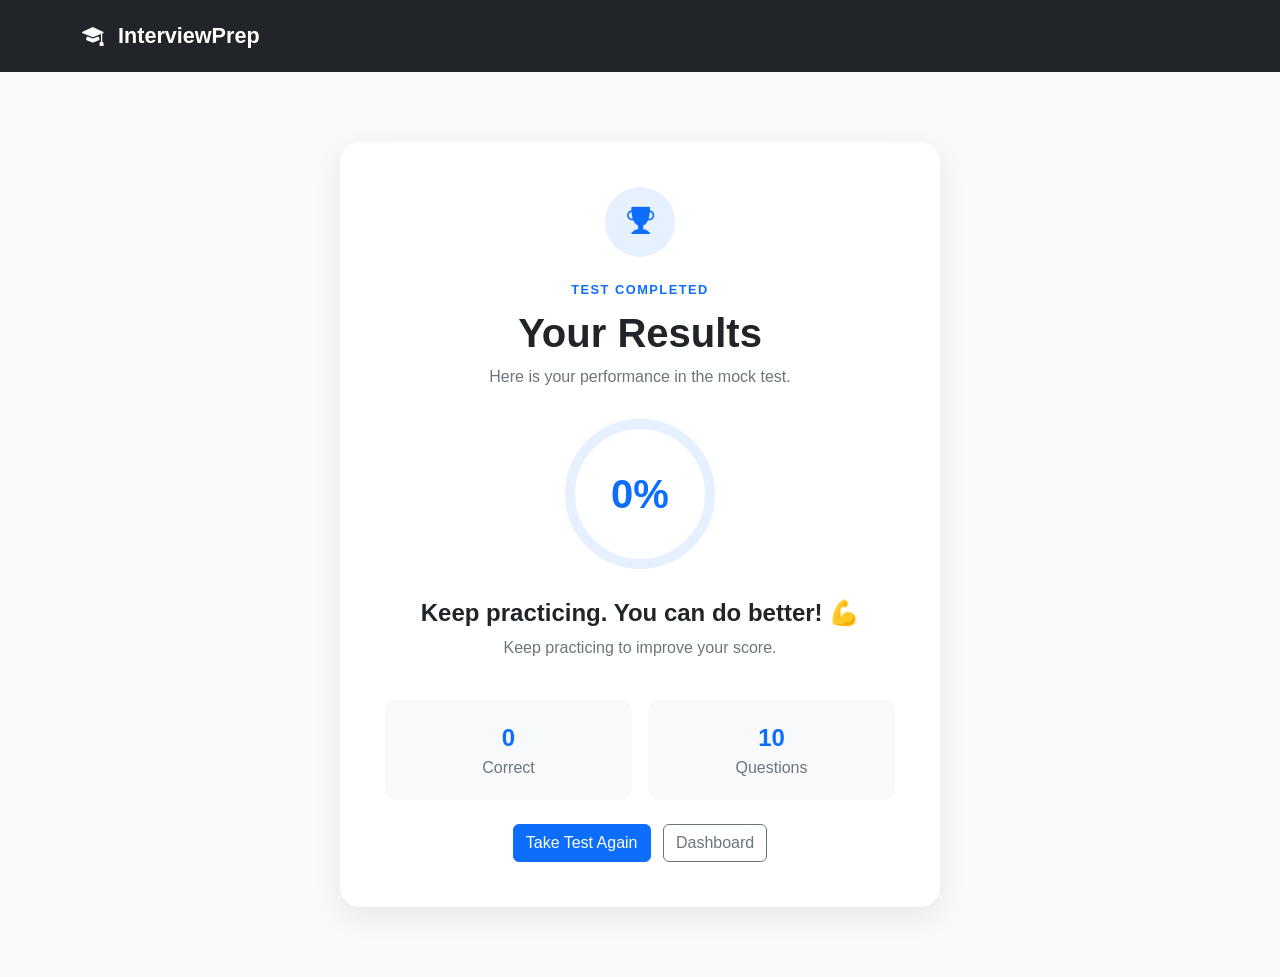
<file: Interview-Preparation-Portal/results.html>
<!DOCTYPE html>
<html lang="en">

<head>

    <meta charset="UTF-8">

    <meta
        name="viewport"
        content="width=device-width, initial-scale=1.0"
    >

    <title>Test Results - InterviewPrep</title>

    <link
        href="https://cdn.jsdelivr.net/npm/bootstrap@5.3.3/dist/css/bootstrap.min.css"
        rel="stylesheet"
    >

    <link
        rel="stylesheet"
        href="https://cdn.jsdelivr.net/npm/bootstrap-icons@1.11.3/font/bootstrap-icons.min.css"
    >

    <link rel="stylesheet" href="css/style.css">

</head>


<body>

<nav class="navbar navbar-dark bg-dark">

    <div class="container">

        <a
            class="navbar-brand fw-bold"
            href="index.html"
        >
            <i class="bi bi-mortarboard-fill me-2"></i>
            InterviewPrep
        </a>

    </div>

</nav>


<main class="results-section">

    <div class="container">

        <div class="results-card text-center">

            <div class="result-icon">

                <i class="bi bi-trophy-fill"></i>

            </div>


            <span class="section-label">
                TEST COMPLETED
            </span>


            <h1 class="fw-bold mt-2">
                Your Results
            </h1>


            <p class="text-secondary">
                Here is your performance in the mock test.
            </p>


            <div class="score-circle">

                <span id="score">
                    0%
                </span>

            </div>


            <h4
                id="resultMessage"
                class="fw-bold mt-4"
            >
                Good effort!
            </h4>


            <p class="text-secondary">
                Keep practicing to improve your score.
            </p>


            <div class="row g-3 mt-4">

                <div class="col-6">

                    <div class="result-stat">

                        <strong id="correctAnswers">
                            0
                        </strong>

                        <span>
                            Correct
                        </span>

                    </div>

                </div>


                <div class="col-6">

                    <div class="result-stat">

                        <strong>
                            10
                        </strong>

                        <span>
                            Questions
                        </span>

                    </div>

                </div>

            </div>


            <div class="mt-4">

                <a
                    href="mock-test.html"
                    class="btn btn-primary me-2"
                >
                    Take Test Again
                </a>


                <a
                    href="dashboard.html"
                    class="btn btn-outline-secondary"
                >
                    Dashboard
                </a>

            </div>

        </div>

    </div>

</main>


<script>

    const score =
        Number(localStorage.getItem("lastScore")) || 0;

    document.getElementById("score").textContent =
        score + "%";


    const correct =
        Math.round(score / 100 * 10);

    document.getElementById("correctAnswers").textContent =
        correct;


    const message =
        document.getElementById("resultMessage");


    if (score >= 80) {

        message.textContent =
            "Excellent performance! 🎉";

    } else if (score >= 60) {

        message.textContent =
            "Good job! Keep improving! 👍";

    } else {

        message.textContent =
            "Keep practicing. You can do better! 💪";

    }

</script>

</body>

</html>
</file>
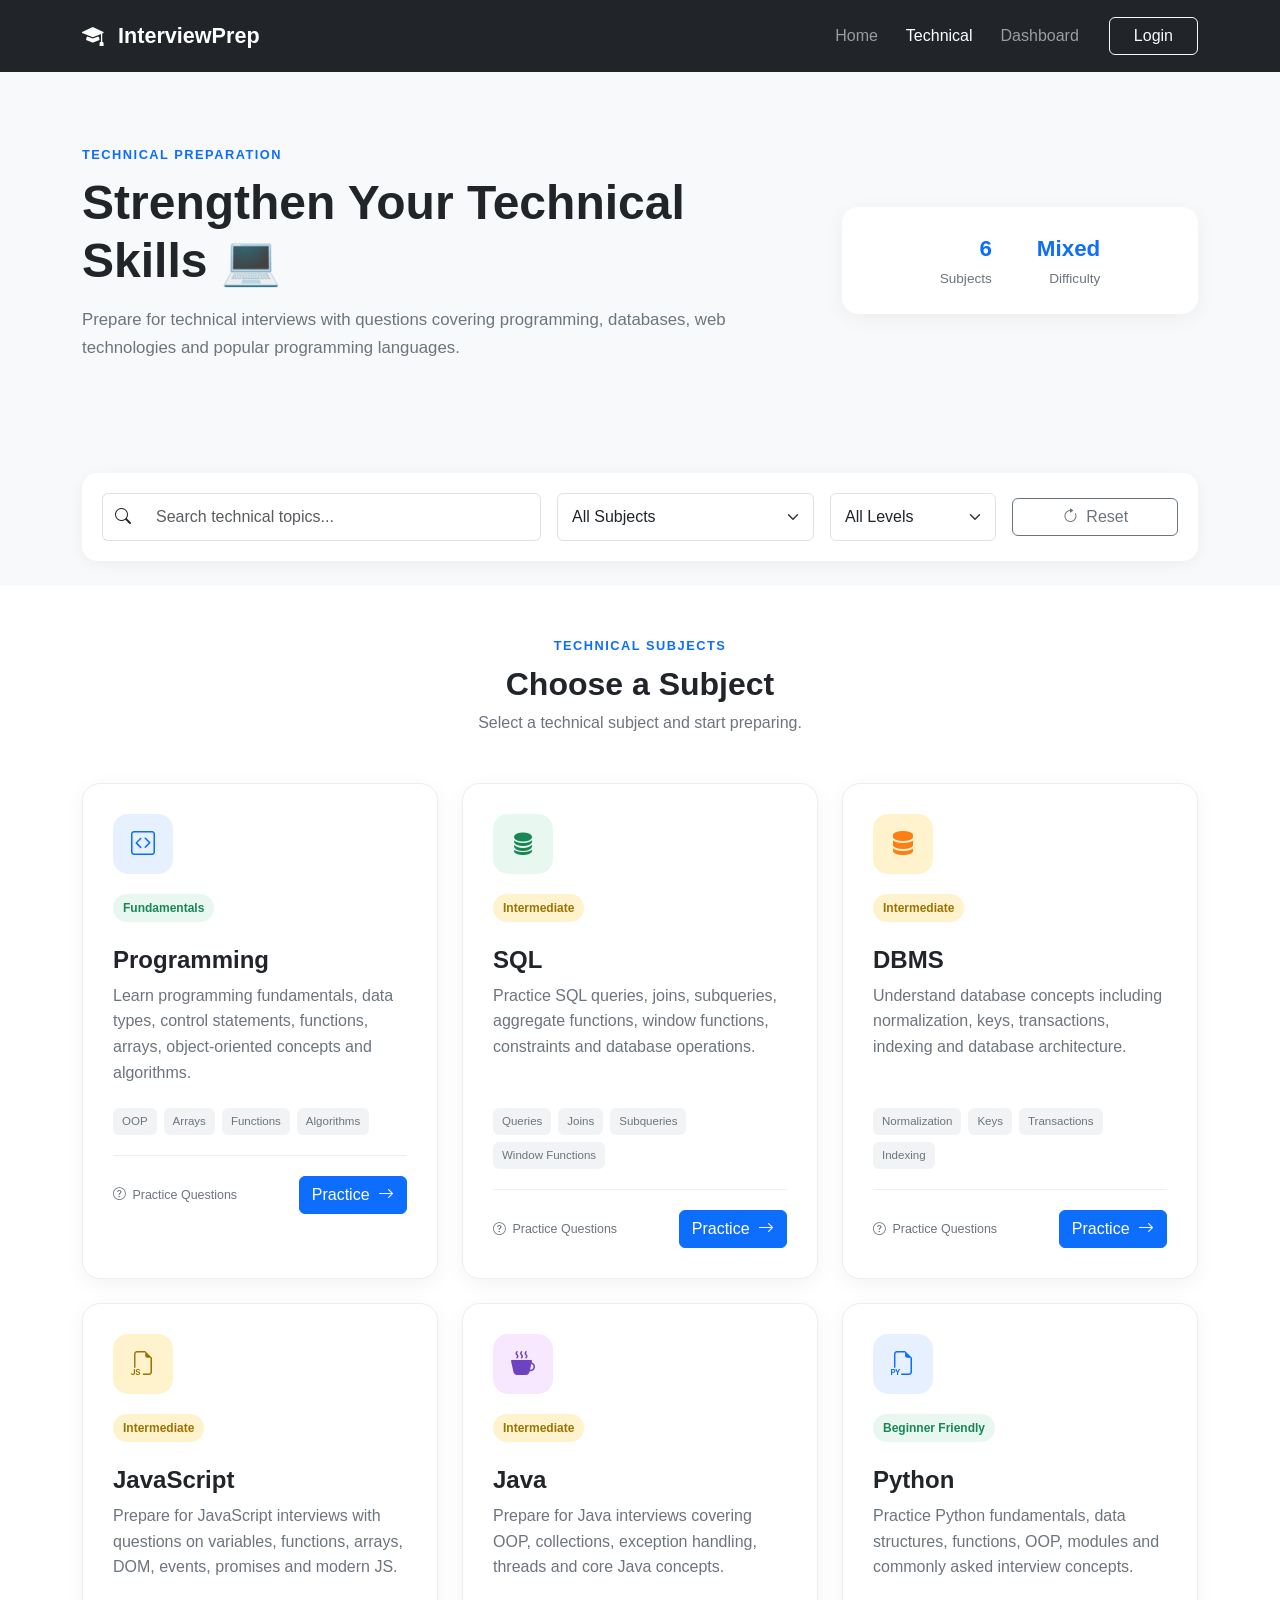
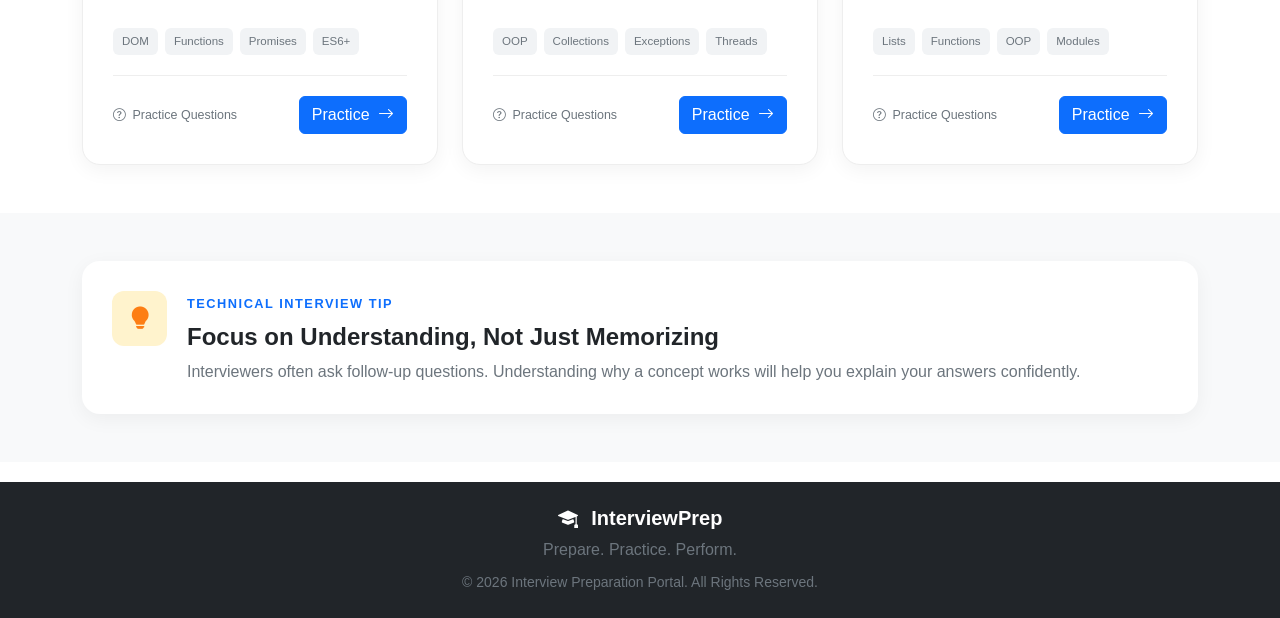
<file: Interview-Preparation-Portal/technical.html>
<!DOCTYPE html>
<html lang="en">

<head>

    <meta charset="UTF-8">

    <meta
        name="viewport"
        content="width=device-width, initial-scale=1.0"
    >

    <title>Technical Preparation - InterviewPrep</title>

    <!-- Bootstrap CSS -->
    <link
        href="https://cdn.jsdelivr.net/npm/bootstrap@5.3.3/dist/css/bootstrap.min.css"
        rel="stylesheet"
    >

    <!-- Bootstrap Icons -->
    <link
        rel="stylesheet"
        href="https://cdn.jsdelivr.net/npm/bootstrap-icons@1.11.3/font/bootstrap-icons.min.css"
    >

    <!-- Custom CSS -->
    <link rel="stylesheet" href="css/style.css">

</head>


<body>

    <!-- ================= NAVBAR ================= -->

    <nav class="navbar navbar-expand-lg navbar-dark bg-dark sticky-top">

        <div class="container">

            <a
                class="navbar-brand fw-bold"
                href="index.html"
            >
                <i class="bi bi-mortarboard-fill me-2"></i>
                InterviewPrep
            </a>


            <!-- Mobile Menu Button -->

            <button
                class="navbar-toggler"
                type="button"
                data-bs-toggle="collapse"
                data-bs-target="#navbarMenu"
            >

                <span class="navbar-toggler-icon"></span>

            </button>


            <!-- Navigation -->

            <div
                class="collapse navbar-collapse"
                id="navbarMenu"
            >

                <ul class="navbar-nav ms-auto align-items-lg-center">

                    <li class="nav-item">

                        <a
                            class="nav-link"
                            href="index.html"
                        >
                            Home
                        </a>

                    </li>


                    <li class="nav-item">

                        <a
                            class="nav-link active"
                            href="technical.html"
                        >
                            Technical
                        </a>

                    </li>


                    <li class="nav-item">

                        <a
                            class="nav-link"
                            href="dashboard.html"
                        >
                            Dashboard
                        </a>

                    </li>


                    <li class="nav-item ms-lg-3 mt-2 mt-lg-0">

                        <a
                            href="login.html"
                            class="btn btn-outline-light px-4"
                        >
                            Login
                        </a>

                    </li>

                </ul>

            </div>

        </div>

    </nav>


    <!-- ================= PAGE HEADER ================= -->

    <section class="module-header">

        <div class="container">

            <div class="row align-items-center">

                <div class="col-lg-8">

                    <span class="section-label">
                        TECHNICAL PREPARATION
                    </span>

                    <h1 class="fw-bold mt-2">
                        Strengthen Your Technical Skills 💻
                    </h1>

                    <p class="mt-3">
                        Prepare for technical interviews with questions
                        covering programming, databases, web technologies
                        and popular programming languages.
                    </p>

                </div>


                <div class="col-lg-4 text-lg-end mt-4 mt-lg-0">

                    <div class="module-stat">

                        <div>

                            <strong>6</strong>

                            <span>
                                Subjects
                            </span>

                        </div>


                        <div>

                            <strong>Mixed</strong>

                            <span>
                                Difficulty
                            </span>

                        </div>

                    </div>

                </div>

            </div>

        </div>

    </section>


    <!-- ================= SEARCH & FILTER ================= -->

    <section class="py-4 bg-light">

        <div class="container">

            <div class="practice-filter">

                <div class="row g-3 align-items-center">

                    <!-- Search -->

                    <div class="col-lg-5">

                        <div class="input-group">

                            <span class="input-group-text bg-white">

                                <i class="bi bi-search"></i>

                            </span>

                            <input
                                type="text"
                                class="form-control"
                                id="technicalSearch"
                                placeholder="Search technical topics..."
                            >

                        </div>

                    </div>


                    <!-- Subject -->

                    <div class="col-md-4 col-lg-3">

                        <select
                            class="form-select"
                            id="subjectFilter"
                        >

                            <option value="all">
                                All Subjects
                            </option>

                            <option value="programming">
                                Programming
                            </option>

                            <option value="sql">
                                SQL
                            </option>

                            <option value="dbms">
                                DBMS
                            </option>

                            <option value="javascript">
                                JavaScript
                            </option>

                            <option value="java">
                                Java
                            </option>

                            <option value="python">
                                Python
                            </option>

                        </select>

                    </div>


                    <!-- Difficulty -->

                    <div class="col-md-4 col-lg-2">

                        <select
                            class="form-select"
                            id="technicalDifficulty"
                        >

                            <option value="all">
                                All Levels
                            </option>

                            <option value="easy">
                                Easy
                            </option>

                            <option value="medium">
                                Medium
                            </option>

                            <option value="hard">
                                Hard
                            </option>

                        </select>

                    </div>


                    <!-- Reset -->

                    <div class="col-md-4 col-lg-2">

                        <button
                            class="btn btn-outline-secondary w-100"
                            type="button"
                            id="resetTechnicalFilters"
                        >

                            <i class="bi bi-arrow-clockwise me-1"></i>

                            Reset

                        </button>

                    </div>

                </div>

            </div>

        </div>

    </section>


    <!-- ================= TECHNICAL SUBJECTS ================= -->

    <section class="py-5">

        <div class="container">

            <div class="section-heading text-center">

                <span class="section-label">
                    TECHNICAL SUBJECTS
                </span>

                <h2 class="fw-bold mt-2">
                    Choose a Subject
                </h2>

                <p class="text-secondary">
                    Select a technical subject and start preparing.
                </p>

            </div>


            <div class="row g-4 mt-4">


                <!-- PROGRAMMING -->

                <div class="col-md-6 col-lg-4">

                    <div class="technical-card h-100">

                        <div class="technical-icon programming-icon">

                            <i class="bi bi-code-square"></i>

                        </div>

                        <span class="difficulty-badge easy">
                            Fundamentals
                        </span>

                        <h4 class="fw-bold mt-4">
                            Programming
                        </h4>

                        <p class="text-secondary">
                            Learn programming fundamentals, data types,
                            control statements, functions, arrays,
                            object-oriented concepts and algorithms.
                        </p>

                        <div class="technical-topics">

                            <span>OOP</span>
                            <span>Arrays</span>
                            <span>Functions</span>
                            <span>Algorithms</span>

                        </div>

                        <div class="technical-footer">

                            <span>
                                <i class="bi bi-question-circle me-1"></i>
                                Practice Questions
                            </span>

                            <button
                                class="btn btn-primary"
                                type="button"
                            >
                                Practice
                                <i class="bi bi-arrow-right ms-1"></i>
                            </button>

                        </div>

                    </div>

                </div>


                <!-- SQL -->

                <div class="col-md-6 col-lg-4">

                    <div class="technical-card h-100">

                        <div class="technical-icon sql-icon">

                            <i class="bi bi-database-fill"></i>

                        </div>

                        <span class="difficulty-badge medium">
                            Intermediate
                        </span>

                        <h4 class="fw-bold mt-4">
                            SQL
                        </h4>

                        <p class="text-secondary">
                            Practice SQL queries, joins, subqueries,
                            aggregate functions, window functions,
                            constraints and database operations.
                        </p>

                        <div class="technical-topics">

                            <span>Queries</span>
                            <span>Joins</span>
                            <span>Subqueries</span>
                            <span>Window Functions</span>

                        </div>

                        <div class="technical-footer">

                            <span>
                                <i class="bi bi-question-circle me-1"></i>
                                Practice Questions
                            </span>

                            <button
                                class="btn btn-primary"
                                type="button"
                            >
                                Practice
                                <i class="bi bi-arrow-right ms-1"></i>
                            </button>

                        </div>

                    </div>

                </div>


                <!-- DBMS -->

                <div class="col-md-6 col-lg-4">

                    <div class="technical-card h-100">

                        <div class="technical-icon dbms-icon">

                            <i class="bi bi-server"></i>

                        </div>

                        <span class="difficulty-badge medium">
                            Intermediate
                        </span>

                        <h4 class="fw-bold mt-4">
                            DBMS
                        </h4>

                        <p class="text-secondary">
                            Understand database concepts including
                            normalization, keys, transactions,
                            indexing and database architecture.
                        </p>

                        <div class="technical-topics">

                            <span>Normalization</span>
                            <span>Keys</span>
                            <span>Transactions</span>
                            <span>Indexing</span>

                        </div>

                        <div class="technical-footer">

                            <span>
                                <i class="bi bi-question-circle me-1"></i>
                                Practice Questions
                            </span>

                            <button
                                class="btn btn-primary"
                                type="button"
                            >
                                Practice
                                <i class="bi bi-arrow-right ms-1"></i>
                            </button>

                        </div>

                    </div>

                </div>


                <!-- JAVASCRIPT -->

                <div class="col-md-6 col-lg-4">

                    <div class="technical-card h-100">

                        <div class="technical-icon javascript-icon">

                            <i class="bi bi-filetype-js"></i>

                        </div>

                        <span class="difficulty-badge medium">
                            Intermediate
                        </span>

                        <h4 class="fw-bold mt-4">
                            JavaScript
                        </h4>

                        <p class="text-secondary">
                            Prepare for JavaScript interviews with
                            questions on variables, functions, arrays,
                            DOM, events, promises and modern JS.
                        </p>

                        <div class="technical-topics">

                            <span>DOM</span>
                            <span>Functions</span>
                            <span>Promises</span>
                            <span>ES6+</span>

                        </div>

                        <div class="technical-footer">

                            <span>
                                <i class="bi bi-question-circle me-1"></i>
                                Practice Questions
                            </span>

                            <button
                                class="btn btn-primary"
                                type="button"
                            >
                                Practice
                                <i class="bi bi-arrow-right ms-1"></i>
                            </button>

                        </div>

                    </div>

                </div>


                <!-- JAVA -->

                <div class="col-md-6 col-lg-4">

                    <div class="technical-card h-100">

                        <div class="technical-icon java-icon">

                            <i class="bi bi-cup-hot-fill"></i>

                        </div>

                        <span class="difficulty-badge medium">
                            Intermediate
                        </span>

                        <h4 class="fw-bold mt-4">
                            Java
                        </h4>

                        <p class="text-secondary">
                            Prepare for Java interviews covering OOP,
                            collections, exception handling, threads
                            and core Java concepts.
                        </p>

                        <div class="technical-topics">

                            <span>OOP</span>
                            <span>Collections</span>
                            <span>Exceptions</span>
                            <span>Threads</span>

                        </div>

                        <div class="technical-footer">

                            <span>
                                <i class="bi bi-question-circle me-1"></i>
                                Practice Questions
                            </span>

                            <button
                                class="btn btn-primary"
                                type="button"
                            >
                                Practice
                                <i class="bi bi-arrow-right ms-1"></i>
                            </button>

                        </div>

                    </div>

                </div>


                <!-- PYTHON -->

                <div class="col-md-6 col-lg-4">

                    <div class="technical-card h-100">

                        <div class="technical-icon python-icon">

                            <i class="bi bi-filetype-py"></i>

                        </div>

                        <span class="difficulty-badge easy">
                            Beginner Friendly
                        </span>

                        <h4 class="fw-bold mt-4">
                            Python
                        </h4>

                        <p class="text-secondary">
                            Practice Python fundamentals, data
                            structures, functions, OOP, modules
                            and commonly asked interview concepts.
                        </p>

                        <div class="technical-topics">

                            <span>Lists</span>
                            <span>Functions</span>
                            <span>OOP</span>
                            <span>Modules</span>

                        </div>

                        <div class="technical-footer">

                            <span>
                                <i class="bi bi-question-circle me-1"></i>
                                Practice Questions
                            </span>

                            <button
                                class="btn btn-primary"
                                type="button"
                            >
                                Practice
                                <i class="bi bi-arrow-right ms-1"></i>
                            </button>

                        </div>

                    </div>

                </div>

            </div>

        </div>

    </section>


    <!-- ================= INTERVIEW TIP ================= -->

    <section class="py-5 bg-light">

        <div class="container">

            <div class="technical-tip">

                <div class="technical-tip-icon">

                    <i class="bi bi-lightbulb-fill"></i>

                </div>

                <div>

                    <span class="section-label">
                        TECHNICAL INTERVIEW TIP
                    </span>

                    <h4 class="fw-bold mt-2">
                        Focus on Understanding, Not Just Memorizing
                    </h4>

                    <p class="text-secondary mb-0">
                        Interviewers often ask follow-up questions.
                        Understanding why a concept works will help
                        you explain your answers confidently.
                    </p>

                </div>

            </div>

        </div>

    </section>


    <!-- ================= FOOTER ================= -->

    <footer class="footer bg-dark text-white">

        <div class="container py-4">

            <div class="text-center">

                <h5 class="fw-bold">

                    <i class="bi bi-mortarboard-fill me-2"></i>

                    InterviewPrep

                </h5>

                <p class="text-secondary mb-2">
                    Prepare. Practice. Perform.
                </p>

                <small class="text-secondary">
                    © 2026 Interview Preparation Portal.
                    All Rights Reserved.
                </small>

            </div>

        </div>

    </footer>

<!-- Bootstrap JavaScript -->

<script
    src="https://cdn.jsdelivr.net/npm/bootstrap@5.3.3/dist/js/bootstrap.bundle.min.js"
></script>

<!-- Technical JavaScript -->

<script
    type="module"
    src="js/technical.js"
></script>

</body>

</html>
</file>
<file: Interview-Preparation-Portal/css/style.css>
/* ================= GENERAL ================= */

html {
    scroll-behavior: smooth;
}

body {
    font-family: Arial, sans-serif;
    color: #212529;
}

a {
    text-decoration: none;
}


/* ================= NAVBAR ================= */

.navbar {
    padding: 15px 0;
}

.navbar-brand {
    font-size: 1.35rem;
}

.navbar .nav-link {
    margin: 0 6px;
}

.navbar .nav-link:hover {
    color: #ffffff;
}


/* ================= HERO ================= */

.hero-section {
    padding: 100px 0;
    background: #f8f9fa;
}

.hero-badge {
    display: inline-block;
    padding: 8px 15px;
    background: #e7f0ff;
    color: #0d6efd;
    border-radius: 30px;
    font-size: 0.9rem;
    font-weight: 600;
}

.hero-title {
    font-size: 3.8rem;
    line-height: 1.1;
    font-weight: 700;
}

.hero-title span {
    color: #0d6efd;
}

.hero-description {
    font-size: 1.15rem;
    line-height: 1.7;
    max-width: 700px;
}

.hero-trust {
    color: #6c757d;
    font-size: 0.9rem;
}

.hero-trust i {
    color: #198754;
}


/* ================= JOURNEY CARD ================= */

.journey-card {
    background: #ffffff;
    padding: 40px;
    border-radius: 22px;
    box-shadow: 0 15px 40px rgba(0, 0, 0, 0.10);
}

.journey-icon {
    width: 60px;
    height: 60px;
    display: flex;
    align-items: center;
    justify-content: center;
    background: #e7f0ff;
    color: #0d6efd;
    border-radius: 15px;
    font-size: 1.7rem;
}

.stat-number {
    color: #0d6efd;
    font-weight: 700;
}

.journey-card small {
    color: #6c757d;
}

.journey-progress .progress {
    height: 8px;
    border-radius: 10px;
}

.journey-progress .progress-bar {
    border-radius: 10px;
}


/* ================= SECTION HEADING ================= */

.section-heading {
    max-width: 700px;
    margin: auto;
}

.section-label {
    color: #0d6efd;
    font-size: 0.8rem;
    font-weight: 700;
    letter-spacing: 1.5px;
}


/* ================= MODULE CARDS ================= */

.module-card {
    position: relative;
    background: #ffffff;
    padding: 30px;
    border-radius: 18px;
    border: 1px solid #eeeeee;
    box-shadow: 0 5px 20px rgba(0, 0, 0, 0.05);
    transition: all 0.3s ease;
}

.module-card:hover {
    transform: translateY(-8px);
    box-shadow: 0 15px 35px rgba(0, 0, 0, 0.10);
}

.module-icon {
    width: 60px;
    height: 60px;
    display: flex;
    align-items: center;
    justify-content: center;
    border-radius: 15px;
    font-size: 1.6rem;
}

.aptitude-icon {
    background: #e7f0ff;
    color: #0d6efd;
}

.technical-icon {
    background: #e8f8f0;
    color: #198754;
}

.coding-icon {
    background: #fff3cd;
    color: #fd7e14;
}

.hr-icon {
    background: #f8e8ff;
    color: #6f42c1;
}

.module-number {
    position: absolute;
    top: 30px;
    right: 25px;
    color: #adb5bd;
    font-size: 0.85rem;
    font-weight: 700;
}

.module-card p {
    min-height: 75px;
    line-height: 1.6;
}

.module-topics {
    font-size: 0.78rem;
    color: #6c757d;
    margin: 20px 0;
}

.module-link {
    color: #0d6efd;
    font-weight: 600;
}

.module-link:hover {
    color: #084298;
}


/* ================= MOCK TEST ================= */

.mock-section {
    background: #f8f9fa;
}

.mock-card {
    background: #0d6efd;
    color: #ffffff;
    padding: 55px;
    border-radius: 22px;
}

.mock-card p {
    color: rgba(255, 255, 255, 0.85);
    max-width: 750px;
}

.mock-label {
    font-size: 0.8rem;
    font-weight: 700;
    letter-spacing: 1px;
}


/* ================= HOW IT WORKS ================= */

.process-card {
    padding: 30px 20px;
}

.process-number {
    width: 55px;
    height: 55px;
    margin: 0 auto 20px;
    display: flex;
    align-items: center;
    justify-content: center;
    background: #e7f0ff;
    color: #0d6efd;
    border-radius: 50%;
    font-weight: 700;
}

.process-card p {
    line-height: 1.6;
}


/* ================= FEATURES ================= */

.features-section {
    background: #f8f9fa;
}

.feature-card {
    background: #ffffff;
    padding: 25px;
    border-radius: 15px;
    height: 100%;
    box-shadow: 0 5px 20px rgba(0, 0, 0, 0.05);
}

.feature-card > i {
    font-size: 1.7rem;
    color: #0d6efd;
}

.feature-card p {
    line-height: 1.6;
}


/* ================= CTA ================= */

.cta-section {
    background: #0d6efd;
    color: #ffffff;
    padding: 65px 30px;
    border-radius: 22px;
}

.cta-icon {
    font-size: 2.5rem;
}

.cta-section p {
    color: rgba(255, 255, 255, 0.85);
}


/* ================= FOOTER ================= */

.footer {
    margin-top: 20px;
}

.footer-links {
    list-style: none;
    padding: 0;
    margin-top: 20px;
}

.footer-links li {
    margin-bottom: 10px;
}

.footer-links a {
    color: #adb5bd;
}

.footer-links a:hover {
    color: #ffffff;
}


/* ================= RESPONSIVE ================= */

@media (max-width: 992px) {

    .hero-title {
        font-size: 3rem;
    }

    .hero-section {
        padding: 70px 0;
    }

}


@media (max-width: 576px) {

    .hero-section {
        padding: 55px 0;
    }

    .hero-title {
        font-size: 2.4rem;
    }

    .hero-description {
        font-size: 1rem;
    }

    .journey-card {
        padding: 30px 25px;
    }

    .mock-card {
        padding: 35px 25px;
    }

}

/* ================= LOGIN PAGE ================= */

.login-section {
    min-height: calc(100vh - 170px);
    display: flex;
    align-items: center;
    padding: 70px 0;
    background: #f8f9fa;
}

.login-card {
    background: #ffffff;
    padding: 40px;
    border-radius: 20px;
    box-shadow: 0 15px 40px rgba(0, 0, 0, 0.08);
}

.login-icon {
    width: 65px;
    height: 65px;
    margin: auto;
    display: flex;
    align-items: center;
    justify-content: center;
    background: #e7f0ff;
    color: #0d6efd;
    border-radius: 50%;
    font-size: 1.7rem;
}

.login-card .form-control {
    padding: 12px 15px;
    border-left: none;
}

.login-card .input-group-text {
    background: #ffffff;
    border-right: none;
    color: #6c757d;
}

.login-card .form-control:focus {
    box-shadow: none;
    border-color: #dee2e6;
}

.login-card .input-group:focus-within .input-group-text {
    border-color: #0d6efd;
    color: #0d6efd;
}

.forgot-link,
.register-link {
    color: #0d6efd;
    text-decoration: none;
}

.forgot-link:hover,
.register-link:hover {
    text-decoration: underline;
}



/* ================= REGISTER PAGE ================= */

.register-section {
    min-height: calc(100vh - 170px);
    display: flex;
    align-items: center;
    padding: 70px 0;
    background: #f8f9fa;
}

.register-card {
    background: #ffffff;
    padding: 40px;
    border-radius: 20px;
    box-shadow: 0 15px 40px rgba(0, 0, 0, 0.08);
}

.register-icon {
    width: 65px;
    height: 65px;
    margin: auto;
    display: flex;
    align-items: center;
    justify-content: center;
    background: #e7f0ff;
    color: #0d6efd;
    border-radius: 50%;
    font-size: 1.7rem;
}

.register-card .form-control {
    padding: 12px 15px;
    border-left: none;
}

.register-card .input-group-text {
    background: #ffffff;
    border-right: none;
    color: #6c757d;
}

.register-card .form-control:focus {
    box-shadow: none;
    border-color: #dee2e6;
}

.register-card .input-group:focus-within .input-group-text {
    border-color: #0d6efd;
    color: #0d6efd;
}

.register-link {
    color: #0d6efd;
    text-decoration: none;
}

.register-link:hover {
    text-decoration: underline;
}
/* ================= DASHBOARD ================= */

.dashboard-section {
    min-height: calc(100vh - 170px);
    padding: 60px 0;
    background: #f8f9fa;
}

.dashboard-header {
    display: flex;
    justify-content: space-between;
    align-items: center;
}


/* ================= STAT CARDS ================= */

.dashboard-stat-card {
    background: #ffffff;
    padding: 25px;
    border-radius: 16px;
    display: flex;
    align-items: center;
    gap: 18px;
    height: 100%;
    box-shadow: 0 5px 20px rgba(0, 0, 0, 0.05);
}

.stat-icon {
    width: 50px;
    height: 50px;
    display: flex;
    align-items: center;
    justify-content: center;
    background: #e7f0ff;
    color: #0d6efd;
    border-radius: 12px;
    font-size: 1.4rem;
}


/* ================= DASHBOARD CARDS ================= */

.dashboard-card {
    background: #ffffff;
    padding: 30px;
    border-radius: 18px;
    box-shadow: 0 5px 20px rgba(0, 0, 0, 0.05);
}

.dashboard-title-icon {
    color: #0d6efd;
    font-size: 1.5rem;
}


/* ================= PROGRESS ================= */

.progress-item .progress {
    height: 8px;
    border-radius: 10px;
}

.progress-item .progress-bar {
    border-radius: 10px;
}


/* ================= QUICK ACTIONS ================= */

.quick-action {
    display: flex;
    justify-content: space-between;
    align-items: center;
    padding: 15px 0;
    border-bottom: 1px solid #eeeeee;
    color: #212529;
    transition: 0.2s;
}

.quick-action:last-child {
    border-bottom: none;
}

.quick-action span {
    display: flex;
    align-items: center;
    gap: 10px;
}

.quick-action span i {
    color: #0d6efd;
    font-size: 1.1rem;
}

.quick-action:hover {
    color: #0d6efd;
    padding-left: 5px;
}


/* ================= EMPTY RESULTS ================= */

.empty-results {
    padding: 35px 20px;
}

.empty-icon {
    width: 70px;
    height: 70px;
    margin: auto;
    display: flex;
    align-items: center;
    justify-content: center;
    background: #e7f0ff;
    color: #0d6efd;
    border-radius: 50%;
    font-size: 1.8rem;
}


/* ================= DASHBOARD RESPONSIVE ================= */

@media (max-width: 768px) {

    .dashboard-header {
        display: block;
    }

    .dashboard-section {
        padding: 40px 0;
    }

}
/* ================= MODULE HEADER ================= */

.module-header {
    padding: 70px 0;
    background: #f8f9fa;
}

.module-header h1 {
    font-size: 3rem;
}

.module-header p {
    max-width: 750px;
    color: #6c757d;
    font-size: 1.05rem;
    line-height: 1.7;
}

.module-stat {
    background: #ffffff;
    padding: 25px;
    border-radius: 16px;
    display: flex;
    justify-content: center;
    gap: 45px;
    box-shadow: 0 5px 20px rgba(0, 0, 0, 0.05);
}

.module-stat div {
    display: flex;
    flex-direction: column;
}

.module-stat strong {
    color: #0d6efd;
    font-size: 1.4rem;
}

.module-stat span {
    color: #6c757d;
    font-size: 0.85rem;
    margin-top: 3px;
}


/* ================= PRACTICE FILTER ================= */

.practice-filter {
    background: #ffffff;
    padding: 20px;
    border-radius: 15px;
    box-shadow: 0 3px 15px rgba(0, 0, 0, 0.05);
}

.practice-filter .form-control,
.practice-filter .form-select {
    padding: 11px 14px;
}

.practice-filter .input-group-text {
    border-right: none;
}

.practice-filter .form-control {
    border-left: none;
}

.practice-filter .form-control:focus {
    box-shadow: none;
}


/* ================= APTITUDE CATEGORY ================= */

.aptitude-category-card {
    background: #ffffff;
    padding: 30px;
    border: 1px solid #eeeeee;
    border-radius: 18px;
    box-shadow: 0 5px 20px rgba(0, 0, 0, 0.05);
    transition: all 0.3s ease;
}

.aptitude-category-card:hover {
    transform: translateY(-7px);
    box-shadow: 0 15px 35px rgba(0, 0, 0, 0.10);
}

.category-icon {
    width: 60px;
    height: 60px;
    display: flex;
    align-items: center;
    justify-content: center;
    border-radius: 15px;
    font-size: 1.5rem;
}

.quantitative-icon {
    background: #e7f0ff;
    color: #0d6efd;
}

.reasoning-icon {
    background: #fff3cd;
    color: #fd7e14;
}

.verbal-icon {
    background: #e8f8f0;
    color: #198754;
}


/* ================= DIFFICULTY BADGE ================= */

.difficulty-badge {
    display: inline-block;
    margin-top: 20px;
    padding: 5px 10px;
    border-radius: 20px;
    font-size: 0.75rem;
    font-weight: 600;
}

.difficulty-badge.easy {
    background: #e8f8f0;
    color: #198754;
}

.difficulty-badge.medium {
    background: #fff3cd;
    color: #997404;
}

.difficulty-badge.hard {
    background: #f8d7da;
    color: #842029;
}


/* ================= CATEGORY CONTENT ================= */

.aptitude-category-card p {
    line-height: 1.6;
    min-height: 100px;
}

.category-topics {
    display: flex;
    flex-wrap: wrap;
    gap: 7px;
    margin: 20px 0;
}

.category-topics span {
    background: #f1f3f5;
    color: #6c757d;
    padding: 5px 9px;
    border-radius: 6px;
    font-size: 0.72rem;
}

.category-footer {
    border-top: 1px solid #eeeeee;
    padding-top: 20px;
    display: flex;
    align-items: center;
    justify-content: space-between;
    gap: 10px;
}

.category-footer > span {
    color: #6c757d;
    font-size: 0.78rem;
}


/* ================= TIPS ================= */

.tip-list {
    display: flex;
    flex-direction: column;
    gap: 20px;
}

.tip-item {
    background: #ffffff;
    padding: 20px;
    border-radius: 14px;
    display: flex;
    gap: 18px;
    box-shadow: 0 4px 15px rgba(0, 0, 0, 0.05);
}

.tip-number {
    min-width: 45px;
    height: 45px;
    display: flex;
    align-items: center;
    justify-content: center;
    background: #e7f0ff;
    color: #0d6efd;
    border-radius: 10px;
    font-weight: 700;
}

.tip-item h6 {
    margin-bottom: 5px;
}


/* ================= MODULE RESPONSIVE ================= */

@media (max-width: 768px) {

    .module-header {
        padding: 50px 0;
    }

    .module-header h1 {
        font-size: 2.3rem;
    }

    .module-stat {
        justify-content: space-around;
        gap: 10px;
    }

    .category-footer {
        align-items: flex-start;
        flex-direction: column;
    }

}


/* ================= TECHNICAL PAGE ================= */

.technical-card {
    background: #ffffff;
    padding: 30px;
    border: 1px solid #eeeeee;
    border-radius: 18px;
    box-shadow: 0 5px 20px rgba(0, 0, 0, 0.05);
    transition: all 0.3s ease;
}

.technical-card:hover {
    transform: translateY(-7px);
    box-shadow: 0 15px 35px rgba(0, 0, 0, 0.10);
}


/* ================= TECHNICAL ICONS ================= */

.technical-icon {
    width: 60px;
    height: 60px;
    display: flex;
    align-items: center;
    justify-content: center;
    border-radius: 15px;
    font-size: 1.5rem;
}

.programming-icon {
    background: #e7f0ff;
    color: #0d6efd;
}

.sql-icon {
    background: #e8f8f0;
    color: #198754;
}

.dbms-icon {
    background: #fff3cd;
    color: #fd7e14;
}

.javascript-icon {
    background: #fff3cd;
    color: #997404;
}

.java-icon {
    background: #f8e8ff;
    color: #6f42c1;
}

.python-icon {
    background: #e7f0ff;
    color: #0d6efd;
}


/* ================= TECHNICAL CONTENT ================= */

.technical-card p {
    line-height: 1.6;
    min-height: 105px;
}

.technical-topics {
    display: flex;
    flex-wrap: wrap;
    gap: 7px;
    margin: 20px 0;
}

.technical-topics span {
    background: #f1f3f5;
    color: #6c757d;
    padding: 5px 9px;
    border-radius: 6px;
    font-size: 0.72rem;
}

.technical-footer {
    border-top: 1px solid #eeeeee;
    padding-top: 20px;
    display: flex;
    align-items: center;
    justify-content: space-between;
    gap: 10px;
}

.technical-footer > span {
    color: #6c757d;
    font-size: 0.78rem;
}


/* ================= TECHNICAL TIP ================= */

.technical-tip {
    background: #ffffff;
    padding: 30px;
    border-radius: 18px;
    display: flex;
    align-items: flex-start;
    gap: 20px;
    box-shadow: 0 5px 20px rgba(0, 0, 0, 0.05);
}

.technical-tip-icon {
    min-width: 55px;
    height: 55px;
    display: flex;
    align-items: center;
    justify-content: center;
    background: #fff3cd;
    color: #fd7e14;
    border-radius: 12px;
    font-size: 1.4rem;
}


/* ================= TECHNICAL RESPONSIVE ================= */

@media (max-width: 768px) {

    .technical-footer {
        align-items: flex-start;
        flex-direction: column;
    }

    .technical-tip {
        flex-direction: column;
    }

}


/* ================= CODING PAGE ================= */

.coding-level-card {
    background: #ffffff;
    padding: 30px;
    border: 1px solid #eeeeee;
    border-radius: 18px;
    box-shadow: 0 5px 20px rgba(0, 0, 0, 0.05);
    transition: all 0.3s ease;
}

.coding-level-card:hover {
    transform: translateY(-7px);
    box-shadow: 0 15px 35px rgba(0, 0, 0, 0.10);
}


/* ================= CODING ICONS ================= */

.coding-level-icon {
    width: 60px;
    height: 60px;
    display: flex;
    align-items: center;
    justify-content: center;
    border-radius: 15px;
    font-size: 1.5rem;
}

.easy-coding {
    background: #e8f8f0;
    color: #198754;
}

.medium-coding {
    background: #fff3cd;
    color: #fd7e14;
}

.hard-coding {
    background: #f8d7da;
    color: #dc3545;
}


/* ================= CODING LIST ================= */

.coding-list {
    list-style: none;
    padding: 0;
    margin: 25px 0;
}

.coding-list li {
    margin-bottom: 12px;
    color: #6c757d;
    font-size: 0.9rem;
}

.coding-list i {
    color: #198754;
    margin-right: 8px;
}


/* ================= CODING TOPICS ================= */

.coding-topic {
    background: #ffffff;
    padding: 25px 10px;
    border-radius: 14px;
    display: flex;
    flex-direction: column;
    align-items: center;
    justify-content: center;
    gap: 10px;
    min-height: 110px;
    box-shadow: 0 4px 15px rgba(0, 0, 0, 0.05);
    transition: 0.3s;
}

.coding-topic i {
    color: #0d6efd;
    font-size: 1.4rem;
}

.coding-topic span {
    font-weight: 600;
    font-size: 0.9rem;
}

.coding-topic:hover {
    transform: translateY(-5px);
}


/* ================= CODING RESPONSIVE ================= */

@media (max-width: 768px) {

    .coding-level-card {
        padding: 25px;
    }

}


/* ================= HR PAGE ================= */

.hr-category-card {
    background: #ffffff;
    padding: 25px;
    border: 1px solid #eeeeee;
    border-radius: 18px;
    box-shadow: 0 5px 20px rgba(0, 0, 0, 0.05);
    transition: all 0.3s ease;
}

.hr-category-card:hover {
    transform: translateY(-7px);
    box-shadow: 0 15px 35px rgba(0, 0, 0, 0.10);
}


/* ================= HR ICONS ================= */

.hr-icon {
    width: 58px;
    height: 58px;
    display: flex;
    align-items: center;
    justify-content: center;
    border-radius: 14px;
    font-size: 1.4rem;
}

.general-hr {
    background: #e7f0ff;
    color: #0d6efd;
}

.behavioral-hr {
    background: #e8f8f0;
    color: #198754;
}

.situational-hr {
    background: #fff3cd;
    color: #fd7e14;
}

.career-hr {
    background: #f8e8ff;
    color: #6f42c1;
}


/* ================= HR QUESTIONS ================= */

.hr-category-card p {
    line-height: 1.6;
    min-height: 95px;
}

.hr-question-list {
    list-style: none;
    padding: 0;
    margin: 20px 0;
}

.hr-question-list li {
    padding: 9px 0;
    border-bottom: 1px solid #eeeeee;
    color: #6c757d;
    font-size: 0.85rem;
}

.hr-question-list li:last-child {
    border-bottom: none;
}


/* ================= STAR CARDS ================= */

.star-card {
    background: #ffffff;
    padding: 25px;
    border-radius: 16px;
    height: 100%;
    box-shadow: 0 5px 20px rgba(0, 0, 0, 0.05);
}

.star-letter {
    width: 48px;
    height: 48px;
    display: flex;
    align-items: center;
    justify-content: center;
    background: #e7f0ff;
    color: #0d6efd;
    border-radius: 12px;
    font-size: 1.3rem;
    font-weight: 700;
    margin-bottom: 18px;
}


/* ================= HR RESPONSIVE ================= */

@media (max-width: 768px) {

    .hr-category-card {
        padding: 25px;
    }

}

/* ================= MOCK TEST ================= */

.quiz-section {
    min-height: calc(100vh - 150px);
    padding: 60px 0;
    background: #f8f9fa;
}

.quiz-top {
    display: flex;
    justify-content: space-between;
    align-items: center;
}

.timer-box {
    background: #ffffff;
    color: #0d6efd;
    padding: 12px 20px;
    border-radius: 10px;
    font-weight: 700;
    box-shadow: 0 4px 15px rgba(0, 0, 0, 0.05);
}

.quiz-card {
    background: #ffffff;
    padding: 40px;
    border-radius: 18px;
    box-shadow: 0 8px 25px rgba(0, 0, 0, 0.06);
}

.option-btn {
    width: 100%;
    text-align: left;
    padding: 15px 18px;
    margin-bottom: 12px;
    background: #ffffff;
    border: 1px solid #dee2e6;
    border-radius: 10px;
    transition: 0.2s;
}

.option-btn:hover {
    border-color: #0d6efd;
    background: #f8fbff;
}

.option-btn.selected {
    border-color: #0d6efd;
    background: #e7f0ff;
}

.quiz-actions {
    display: flex;
    justify-content: space-between;
    gap: 10px;
}

.quiz-info {
    background: #e7f0ff;
    padding: 15px 20px;
    border-radius: 10px;
    color: #0d6efd;
}

@media (max-width: 768px) {

    .quiz-top {
        display: block;
    }

    .timer-box {
        display: inline-block;
        margin-top: 15px;
    }

    .quiz-card {
        padding: 25px;
    }

    .quiz-actions {
        flex-wrap: wrap;
    }

}

/* ================= RESULTS ================= */

.results-section {
    min-height: calc(100vh - 100px);
    padding: 70px 0;
    background: #f8f9fa;
    display: flex;
    align-items: center;
}

.results-card {
    max-width: 600px;
    margin: auto;
    background: #ffffff;
    padding: 45px;
    border-radius: 20px;
    box-shadow: 0 10px 30px rgba(0, 0, 0, 0.07);
}

.result-icon {
    width: 70px;
    height: 70px;
    margin: 0 auto 20px;
    display: flex;
    align-items: center;
    justify-content: center;
    background: #e7f0ff;
    color: #0d6efd;
    border-radius: 50%;
    font-size: 1.7rem;
}

.score-circle {
    width: 150px;
    height: 150px;
    margin: 30px auto;
    border: 10px solid #e7f0ff;
    border-radius: 50%;
    display: flex;
    align-items: center;
    justify-content: center;
}

.score-circle span {
    font-size: 2.5rem;
    font-weight: 700;
    color: #0d6efd;
}

.result-stat {
    background: #f8f9fa;
    padding: 20px;
    border-radius: 12px;
}

.result-stat strong {
    display: block;
    font-size: 1.5rem;
    color: #0d6efd;
}

.result-stat span {
    color: #6c757d;
}
</file>
